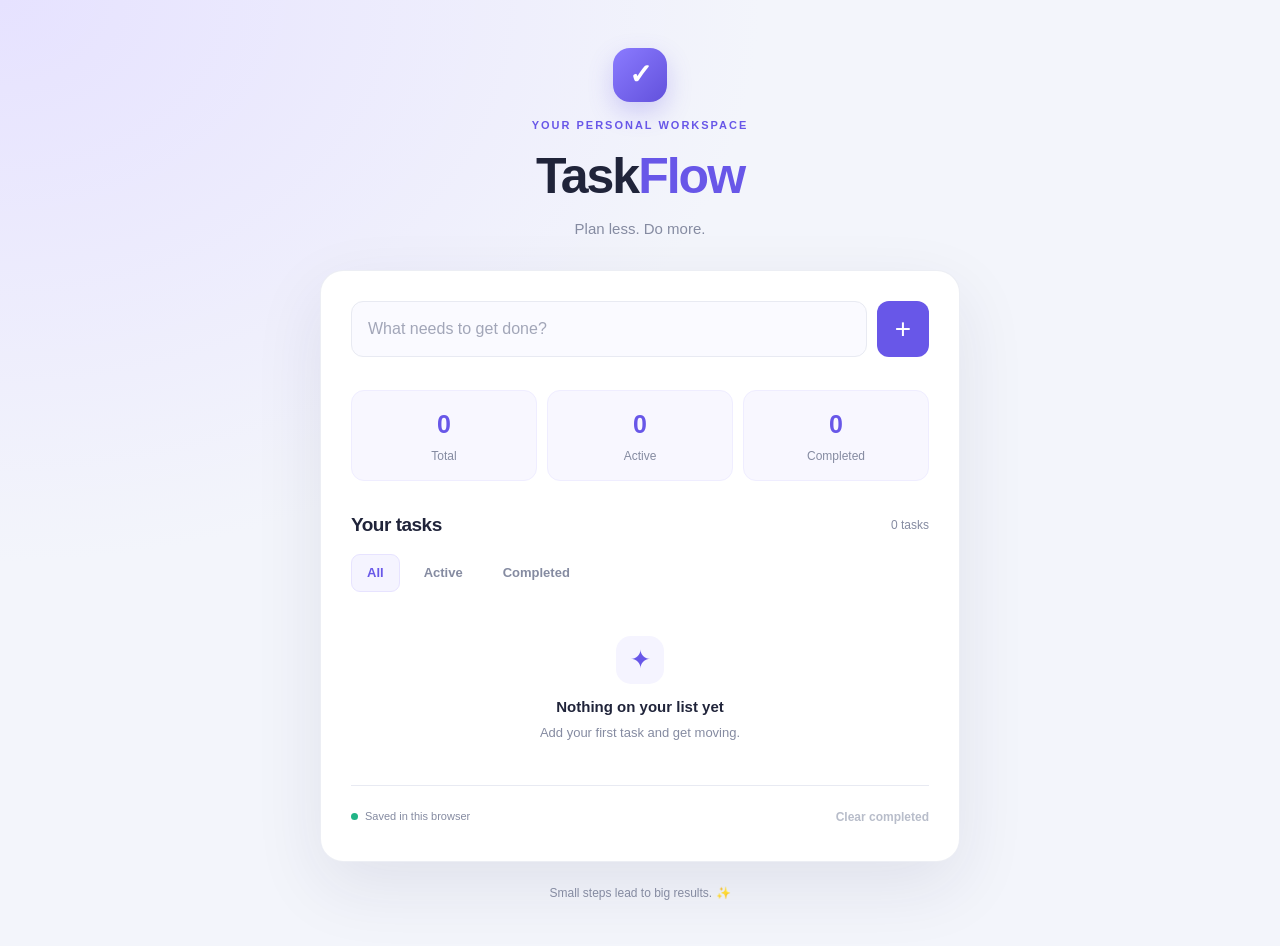
<file: project 3/index.html>
<!DOCTYPE html>
<html lang="en">
<head>
  <meta charset="UTF-8">
  <meta name="viewport" content="width=device-width, initial-scale=1.0">
  <meta name="description" content="A responsive task manager built with JavaScript and localStorage.">
  <title>TaskFlow | To-Do List</title>
  <link rel="stylesheet" href="./style.css">
  <script src="./script.js" defer></script>
</head>
<body>
  <main class="app">
    <header class="app-header">
      <div class="brand-icon" aria-hidden="true">✓</div>
      <p class="eyebrow">YOUR PERSONAL WORKSPACE</p>
      <h1>Task<span>Flow</span></h1>
      <p class="subtitle">Plan less. Do more.</p>
    </header>

    <section class="task-panel" aria-label="Task manager">
      <form id="task-form" class="task-form">
        <label class="sr-only" for="task-input">New task</label>
        <input
          id="task-input"
          name="task"
          type="text"
          placeholder="What needs to get done?"
          maxlength="200"
          autocomplete="off"
          required
        >
        <button class="add-button" type="submit" aria-label="Add task">+</button>
      </form>

      <p id="form-message" class="form-message" aria-live="polite"></p>

      <div class="stats">
        <div>
          <span id="total-count" class="stat-number">0</span>
          <span class="stat-label">Total</span>
        </div>
        <div>
          <span id="active-count" class="stat-number">0</span>
          <span class="stat-label">Active</span>
        </div>
        <div>
          <span id="completed-count" class="stat-number">0</span>
          <span class="stat-label">Completed</span>
        </div>
      </div>

      <div class="list-heading">
        <h2>Your tasks</h2>
        <span id="task-summary" class="task-summary">0 tasks</span>
      </div>

      <div class="filters" role="group" aria-label="Filter tasks">
        <button type="button" class="filter-button is-active"
          data-filter="all" aria-pressed="true">All</button>
        <button type="button" class="filter-button"
          data-filter="active" aria-pressed="false">Active</button>
        <button type="button" class="filter-button"
          data-filter="completed" aria-pressed="false">Completed</button>
      </div>

      <ul id="task-list" class="task-list" aria-label="Tasks"></ul>

      <div id="empty-state" class="empty-state">
        <div class="empty-icon" aria-hidden="true">✦</div>
        <h3 id="empty-title">Nothing on your list yet</h3>
        <p id="empty-description">Add your first task and get moving.</p>
      </div>

      <footer class="panel-footer">
        <span><span class="save-dot"></span> Saved in this browser</span>
        <button type="button" id="clear-completed" class="clear-button">
          Clear completed
        </button>
      </footer>

      <p id="storage-warning" class="storage-warning" hidden>
        Browser storage is unavailable. Your tasks may not persist after you close this page.
      </p>
    </section>

    <p class="page-note">Small steps lead to big results. ✨</p>
  </main>
</body>
</html>
</file>
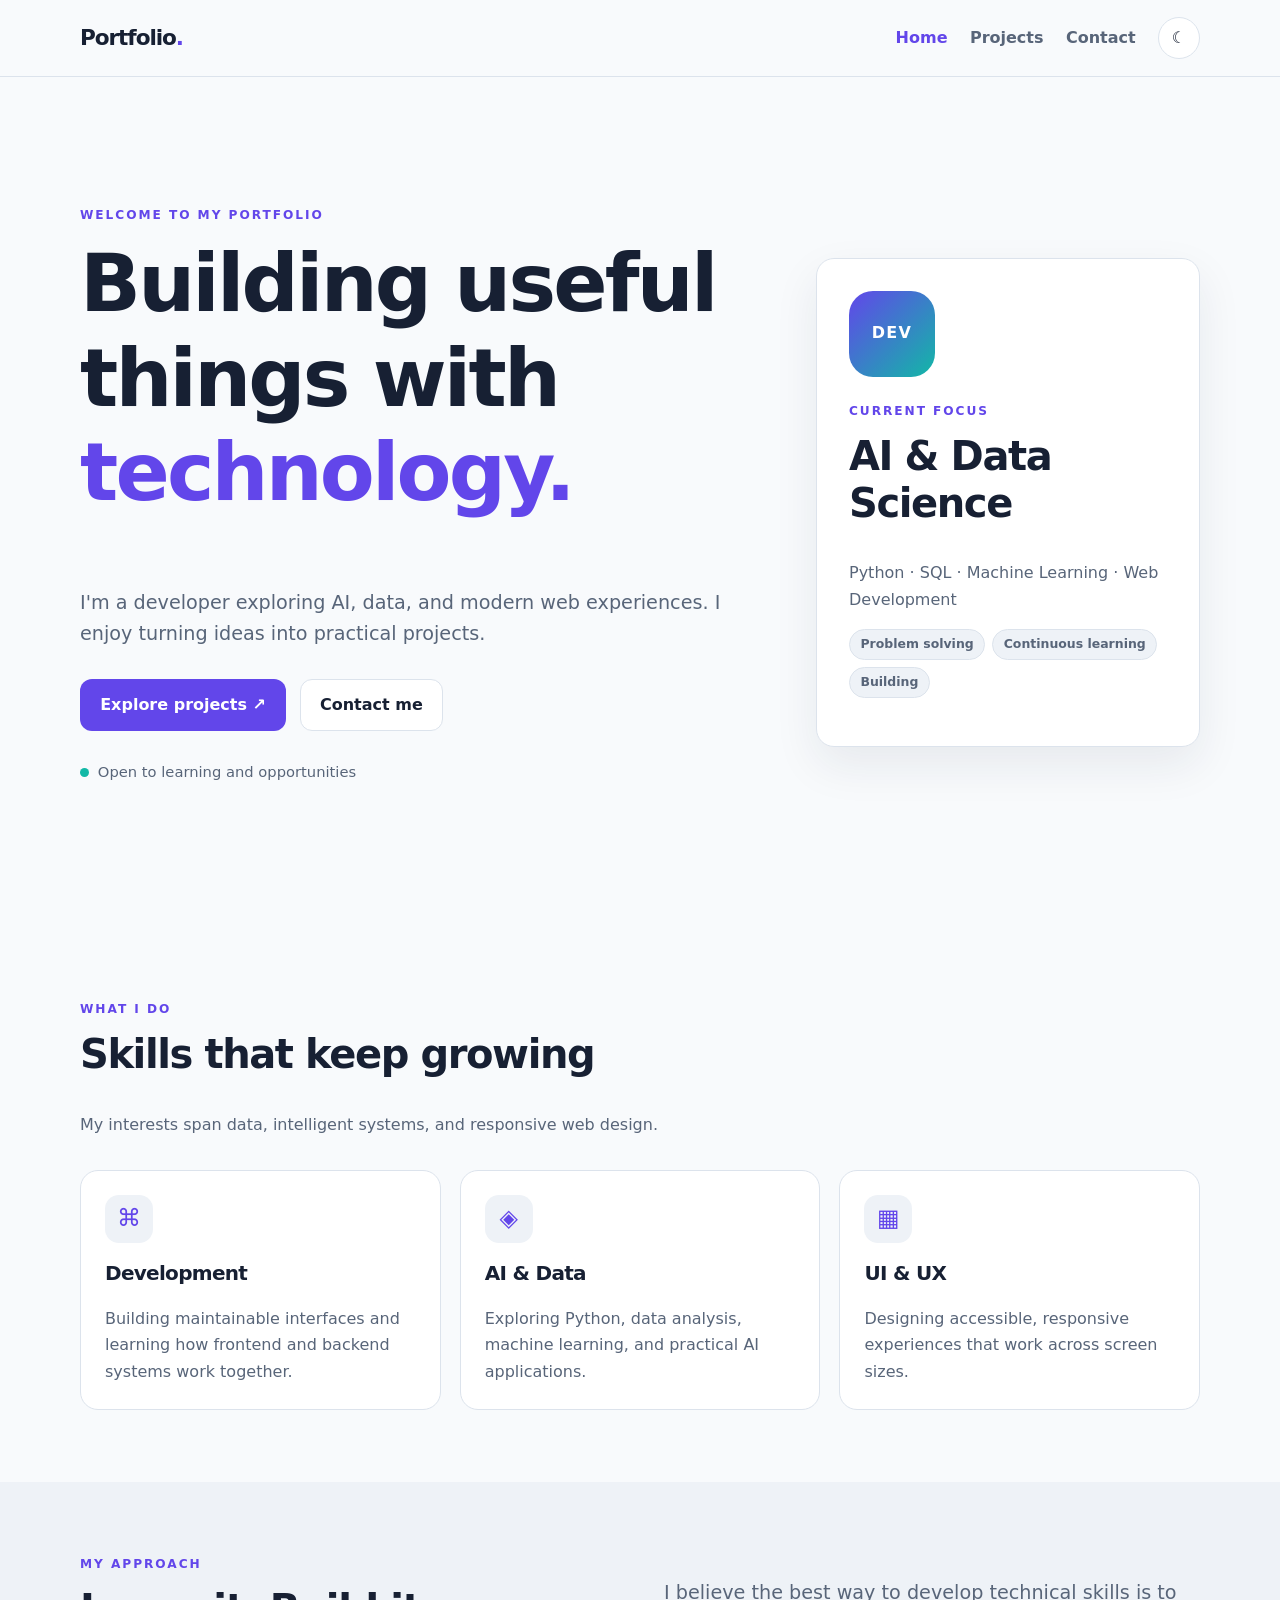
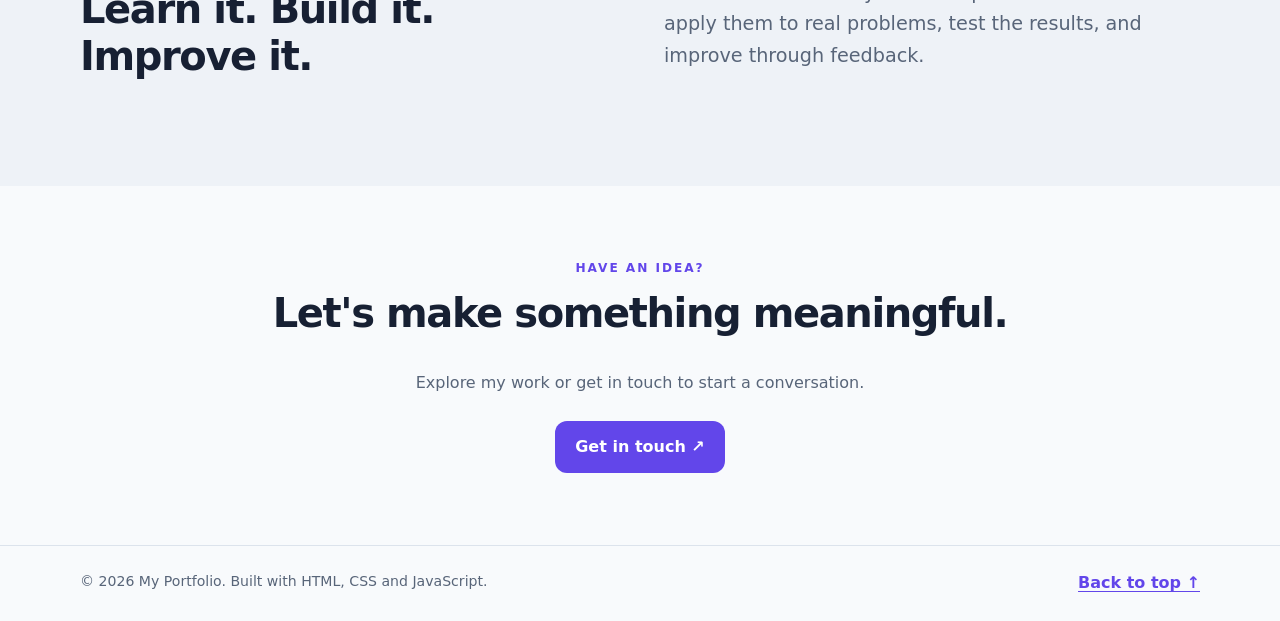
<file: project2/index.html>
<!DOCTYPE html>
<html lang="en">
<head>
  <meta charset="UTF-8">
  <meta name="viewport" content="width=device-width, initial-scale=1">
  <meta name="description" content="Explore my portfolio, technical skills, projects and experience in software development and AI.">
  <meta name="theme-color" content="#111827">
  <title>Home | My Portfolio</title>
  <link rel="stylesheet" href="style.css">
  <script src="script.js" defer></script>
</head>
<body>
  <a class="skip-link" href="#main">Skip to content</a>

  <header class="site-header">
    <nav class="nav container" aria-label="Main navigation">
      <a class="brand" href="index.html">Portfolio<span>.</span></a>
      <button class="nav-toggle" aria-label="Open navigation"
        aria-expanded="false" aria-controls="nav-links">☰</button>
      <div class="nav-links" id="nav-links">
        <a href="index.html" aria-current="page">Home</a>
        <a href="projects.html">Projects</a>
        <a href="contact.html">Contact</a>
        <button class="theme-toggle" type="button" aria-label="Switch theme">☾</button>
      </div>
    </nav>
  </header>

  <main id="main">
    <section class="hero container">
      <div class="hero-copy">
        <p class="eyebrow">WELCOME TO MY PORTFOLIO</p>
        <h1>Building useful things with <span>technology.</span></h1>
        <p class="lead">I'm a developer exploring AI, data, and modern web experiences. I enjoy turning ideas into practical projects.</p>
        <div class="hero-actions">
          <a class="button button-primary" href="project.html">Explore projects ↗</a>
          <a class="button button-secondary" href="contact.html">Contact me</a>
        </div>
        <p class="availability"><span class="status-dot"></span> Open to learning and opportunities</p>
      </div>
      <div class="hero-card">
        <div class="avatar" aria-hidden="true">DEV</div>
        <p class="eyebrow">CURRENT FOCUS</p>
        <h2>AI &amp; Data Science</h2>
        <p>Python · SQL · Machine Learning · Web Development</p>
        <div class="skill-chips">
          <span>Problem solving</span><span>Continuous learning</span><span>Building</span>
        </div>
      </div>
    </section>

    <section class="section container">
      <div class="section-heading">
        <p class="eyebrow">WHAT I DO</p>
        <h2>Skills that keep growing</h2>
        <p>My interests span data, intelligent systems, and responsive web design.</p>
      </div>
      <div class="card-grid three">
        <article class="card">
          <div class="card-icon" aria-hidden="true">⌘</div>
          <h3>Development</h3>
          <p>Building maintainable interfaces and learning how frontend and backend systems work together.</p>
        </article>
        <article class="card">
          <div class="card-icon" aria-hidden="true">◈</div>
          <h3>AI &amp; Data</h3>
          <p>Exploring Python, data analysis, machine learning, and practical AI applications.</p>
        </article>
        <article class="card">
          <div class="card-icon" aria-hidden="true">▦</div>
          <h3>UI &amp; UX</h3>
          <p>Designing accessible, responsive experiences that work across screen sizes.</p>
        </article>
      </div>
    </section>

    <section class="section section-muted">
      <div class="container split">
        <div>
          <p class="eyebrow">MY APPROACH</p>
          <h2>Learn it. Build it. Improve it.</h2>
        </div>
        <p class="lead">I believe the best way to develop technical skills is to apply them to real problems, test the results, and improve through feedback.</p>
      </div>
    </section>

    <section class="section container cta">
      <p class="eyebrow">HAVE AN IDEA?</p>
      <h2>Let's make something meaningful.</h2>
      <p>Explore my work or get in touch to start a conversation.</p>
      <a class="button button-primary" href="contact.html">Get in touch ↗</a>
    </section>
  </main>

  <footer class="site-footer">
    <div class="container footer-inner">
      <p>© <span data-year></span> My Portfolio. Built with HTML, CSS and JavaScript.</p>
      <a href="#main">Back to top ↑</a>
    </div>
  </footer>
</body>
</html>
</file>
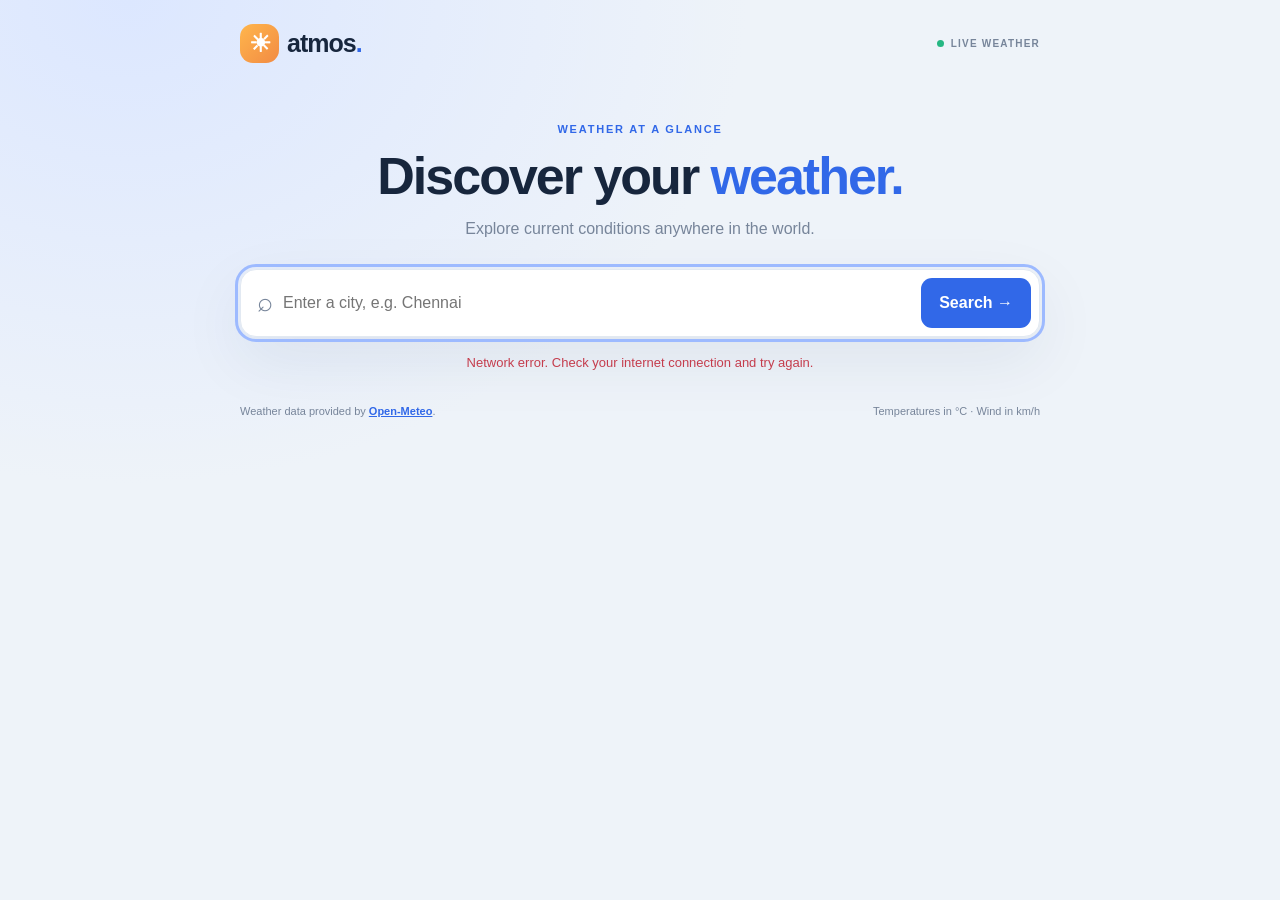
<file: project4/index.html>
<!DOCTYPE html>
<html lang="en">
<head>
  <meta charset="UTF-8">
  <meta name="viewport" content="width=device-width, initial-scale=1">
  <meta name="description" content="Search live weather conditions for cities around the world.">
  <title>Atmos — Weather Dashboard</title>
  <link rel="stylesheet" href="./style.css">
  <script src="./script.js" defer></script>
</head>
<body>
  <main class="dashboard">
    <header class="topbar">
      <a class="brand" href="./index.html" aria-label="Atmos home">
        <span class="brand-icon" aria-hidden="true">☀</span>
        atmos<span class="brand-dot">.</span>
      </a>
      <span class="live-label"><span class="live-dot"></span> LIVE WEATHER</span>
    </header>

    <section class="intro">
      <p class="eyebrow">WEATHER AT A GLANCE</p>
      <h1>Discover your <span>weather.</span></h1>
      <p class="intro-text">Explore current conditions anywhere in the world.</p>
    </section>

    <form id="search-form" class="search-form" role="search">
      <label class="sr-only" for="city-input">Search city</label>
      <span class="search-icon" aria-hidden="true">⌕</span>
      <input
        id="city-input"
        type="search"
        name="city"
        placeholder="Enter a city, e.g. Chennai"
        autocomplete="off"
        maxlength="100"
        required
      >
      <button id="search-button" type="submit">Search <span aria-hidden="true">→</span></button>
    </form>

    <p id="status-message" class="status-message" role="status" aria-live="polite">
      Search for a city to see its current weather.
    </p>

    <section id="weather-panel" class="weather-panel" aria-label="Current weather" hidden>
      <div class="weather-heading">
        <div>
          <p class="eyebrow">CURRENT CONDITIONS</p>
          <h2 id="location-name">City</h2>
          <p id="local-time" class="muted"></p>
        </div>
        <span id="weather-icon" class="weather-icon" aria-hidden="true">☀️</span>
      </div>

      <div class="temperature-row">
        <p id="temperature" class="temperature">--°</p>
        <div class="condition-copy">
          <p id="weather-description" class="condition">Loading...</p>
          <p id="feels-like" class="muted">Feels like --°C</p>
        </div>
      </div>

      <div class="metrics-grid">
        <article class="metric-card">
          <span class="metric-icon" aria-hidden="true">💧</span>
          <p class="metric-label">Humidity</p>
          <p class="metric-value"><span id="humidity">--</span><small>%</small></p>
          <p class="metric-note">Relative humidity</p>
        </article>

        <article class="metric-card">
          <span class="metric-icon" aria-hidden="true">🌬️</span>
          <p class="metric-label">Wind speed</p>
          <p class="metric-value"><span id="wind-speed">--</span><small> km/h</small></p>
          <p class="metric-note">At current conditions</p>
        </article>

        <article class="metric-card">
          <span class="metric-icon" aria-hidden="true">🌧️</span>
          <p class="metric-label">Precipitation</p>
          <p class="metric-value"><span id="precipitation">--</span><small> mm</small></p>
          <p class="metric-note">Current reported amount</p>
        </article>

        <article class="metric-card">
          <span class="metric-icon" aria-hidden="true">🌡️</span>
          <p class="metric-label">Feels like</p>
          <p class="metric-value"><span id="feels-metric">--</span><small>°C</small></p>
          <p class="metric-note">Apparent temperature</p>
        </article>
      </div>

      <p id="updated-at" class="updated-at"></p>
    </section>

    <footer class="footer">
      <p>Weather data provided by
        <a href="https://open-meteo.com/" target="_blank" rel="noopener noreferrer">Open-Meteo</a>.
      </p>
      <p>Temperatures in °C · Wind in km/h</p>
    </footer>
  </main>
</body>
</html>
</file>
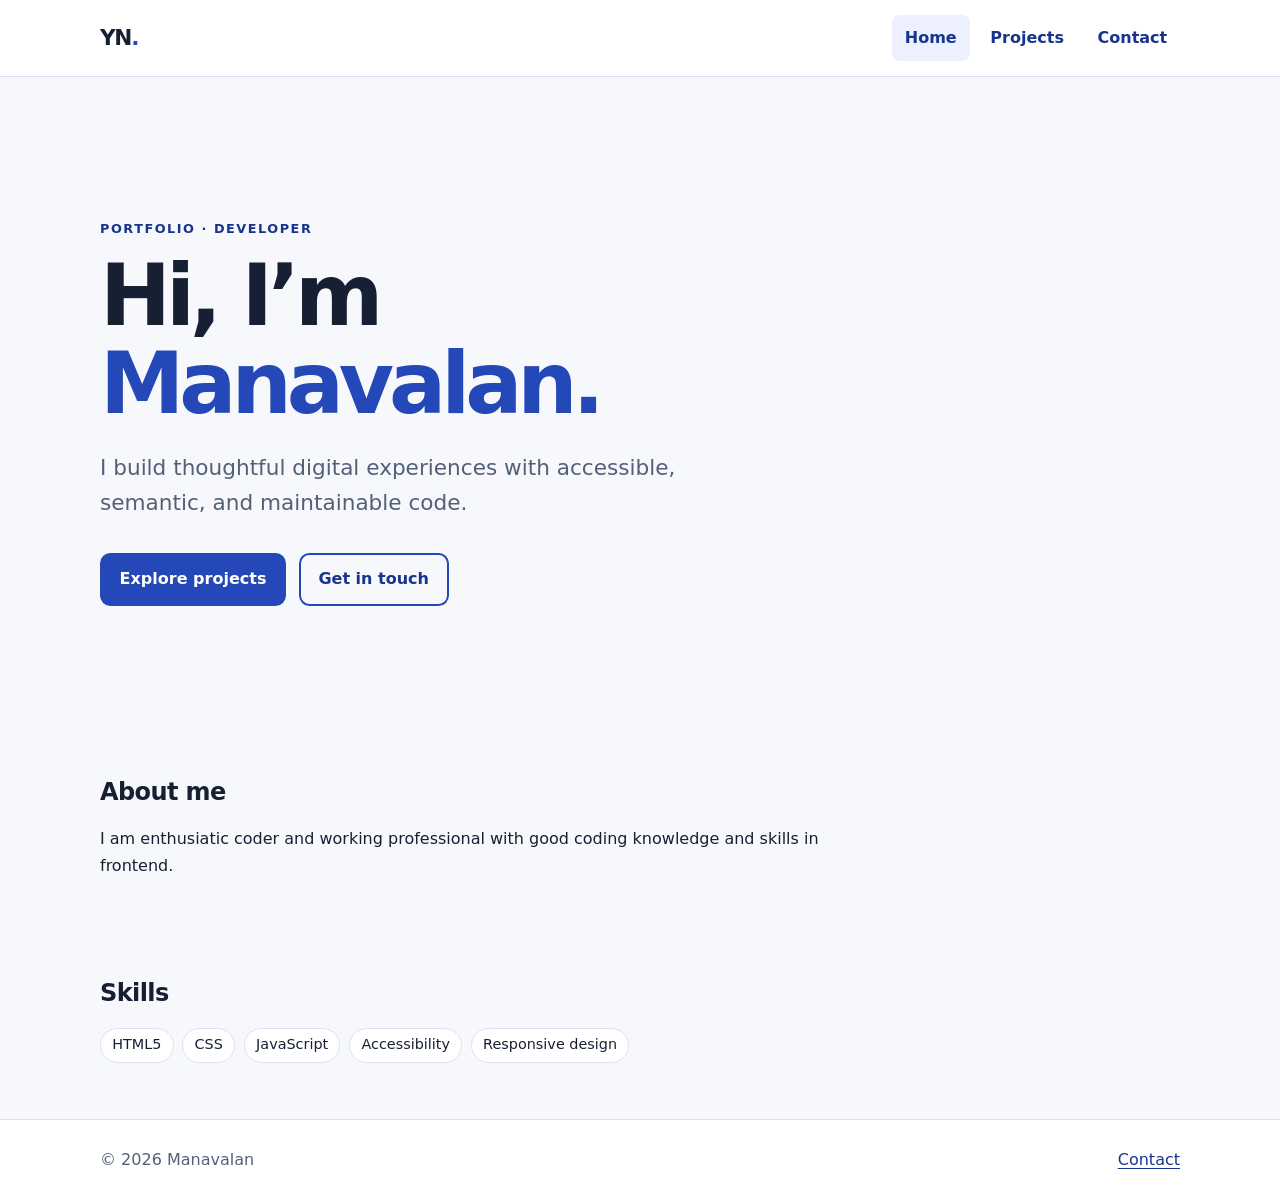
<file: semantic-portfolio/index.html>
<!doctype html>
<html lang="en">
<head>
  <meta charset="utf-8">
  <meta name="viewport" content="width=device-width, initial-scale=1">
  <meta name="description" content="Portfolio of Your Name, a developer building accessible, useful digital experiences.">
  <meta name="author" content="Manavalan">
  <meta name="theme-color" content="#172554">
  <meta property="og:type" content="website">
  <meta property="og:title" content="Your Name — Portfolio">
  <meta property="og:description" content="Projects, skills, and ways to get in touch with Your Name.">
  <title>Your Name — Portfolio</title>
  <link rel="canonical" href="https://example.com/">
  <link rel="stylesheet" href="assets/styles.css">
  <script src="assets/main.js" defer></script>
</head>
<body>
  <a class="skip-link" href="#main">Skip to main content</a>
  <header class="site-header">
    <div class="container header-inner">
      <a class="brand" href="index.html" aria-label="Your Name, home">YN<span aria-hidden="true">.</span></a>
      <nav aria-label="Main navigation">
        <ul class="nav-list">
          <li><a aria-current="page" href="index.html">Home</a></li>
          <li><a href="projects.html">Projects</a></li>
          <li><a href="contact.html">Contact</a></li>
        </ul>
      </nav>
    </div>
  </header>
  <main id="main" class="container">
    <section class="hero" aria-labelledby="hero-title">
      <p class="eyebrow">PORTFOLIO · DEVELOPER</p>
      <h1 id="hero-title">Hi, I’m <span>Manavalan.</span></h1>
      <p class="intro">I build thoughtful digital experiences with accessible, semantic, and maintainable code.</p>
      <div class="actions">
        <a class="button" href="projects.html">Explore projects</a>
        <a class="button button-secondary" href="contact.html">Get in touch</a>
      </div>
    </section>
    <section class="section" aria-labelledby="about-title">
      <h2 id="about-title">About me</h2>
      <p>I am enthusiatic coder and working professional with good coding knowledge and skills in frontend.</p>
    </section>
    <section class="section" aria-labelledby="skills-title">
      <h2 id="skills-title">Skills</h2>
      <ul class="tag-list" aria-label="Technical skills">
        <li>HTML5</li><li>CSS</li><li>JavaScript</li><li>Accessibility</li><li>Responsive design</li>
      </ul>
    </section>
  </main>
  <footer class="site-footer">
    <div class="container footer-inner">
      <p>© <span data-year>2026</span> Manavalan</p>
      <a href="contact.html">Contact</a>
    </div>
  </footer>
</body>
</html>
</file>
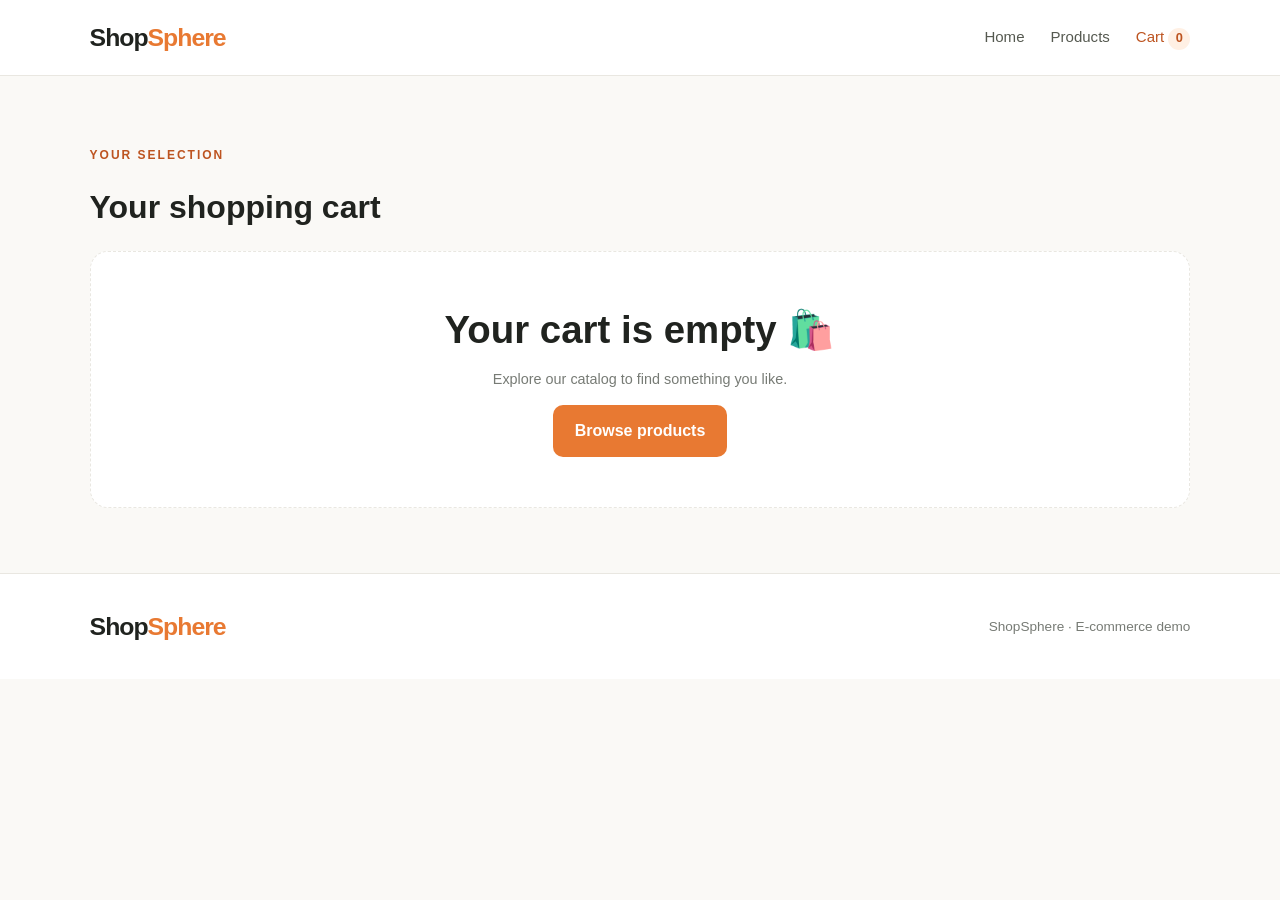
<file: project 5/cart.html>
<!DOCTYPE html>
<html lang="en">
<head>
  <meta charset="UTF-8">
  <meta name="viewport" content="width=device-width, initial-scale=1.0">
  <meta name="description" content="Review your ShopSphere shopping cart.">
  <title>Your Cart | ShopSphere</title>
  <link rel="stylesheet" href="style.css">
  <script src="app.js" defer></script>
</head>
<body data-page="cart">
  <header class="navbar">
    <a class="logo" href="index.html">Shop<span>Sphere</span></a>
    <nav>
      <a href="index.html">Home</a>
      <a href="index.html#products">Products</a>
      <a class="active" href="cart.html">Cart <span class="cart-count">0</span></a>
    </nav>
  </header>

  <main class="section cart-section">
    <span class="eyebrow">YOUR SELECTION</span>
    <h1>Your shopping cart</h1>
    <div id="cart-content">
      <p class="muted">Loading cart...</p>
    </div>
  </main>

  <footer>
    <a class="logo" href="index.html">Shop<span>Sphere</span></a>
    <p>ShopSphere · E-commerce demo</p>
  </footer>
</body>
</html>
</file>
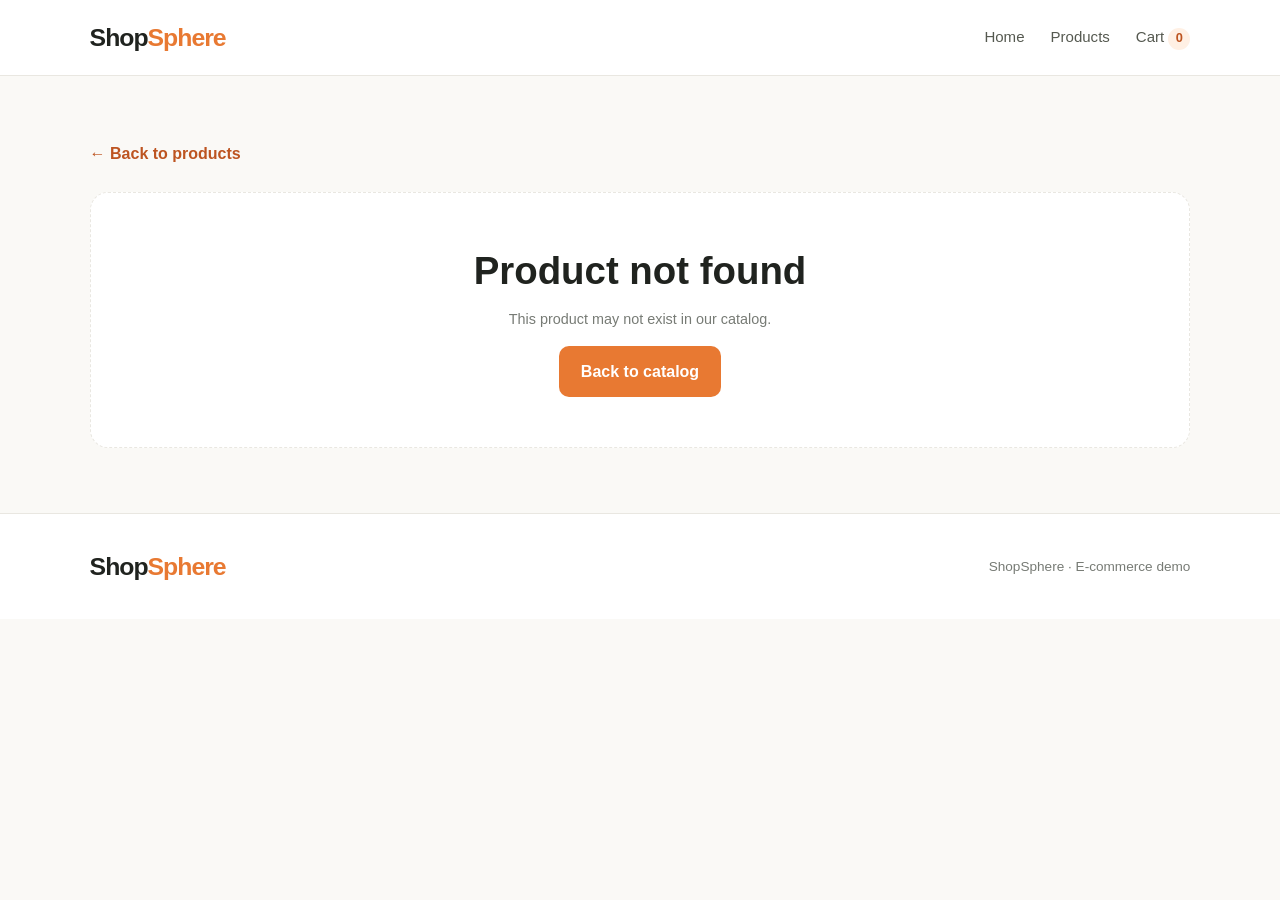
<file: project 5/product.html>
<!DOCTYPE html>
<html lang="en">
<head>
  <meta charset="UTF-8">
  <meta name="viewport" content="width=device-width, initial-scale=1.0">
  <meta name="description" content="View product details at ShopSphere.">
  <title>Product Details | ShopSphere</title>
  <link rel="stylesheet" href="style.css">
  <script src="app.js" defer></script>
</head>
<body data-page="product">
  <header class="navbar">
    <a class="logo" href="index.html">Shop<span>Sphere</span></a>
    <nav>
      <a href="index.html">Home</a>
      <a href="index.html#products">Products</a>
      <a href="cart.html">Cart <span class="cart-count">0</span></a>
    </nav>
  </header>

  <main class="section">
    <a class="back-link" href="index.html#products">← Back to products</a>
    <div id="product-detail">
      <p class="muted">Loading product...</p>
    </div>
  </main>

  <footer>
    <a class="logo" href="index.html">Shop<span>Sphere</span></a>
    <p>ShopSphere · E-commerce demo</p>
  </footer>
</body>
</html>
</file>
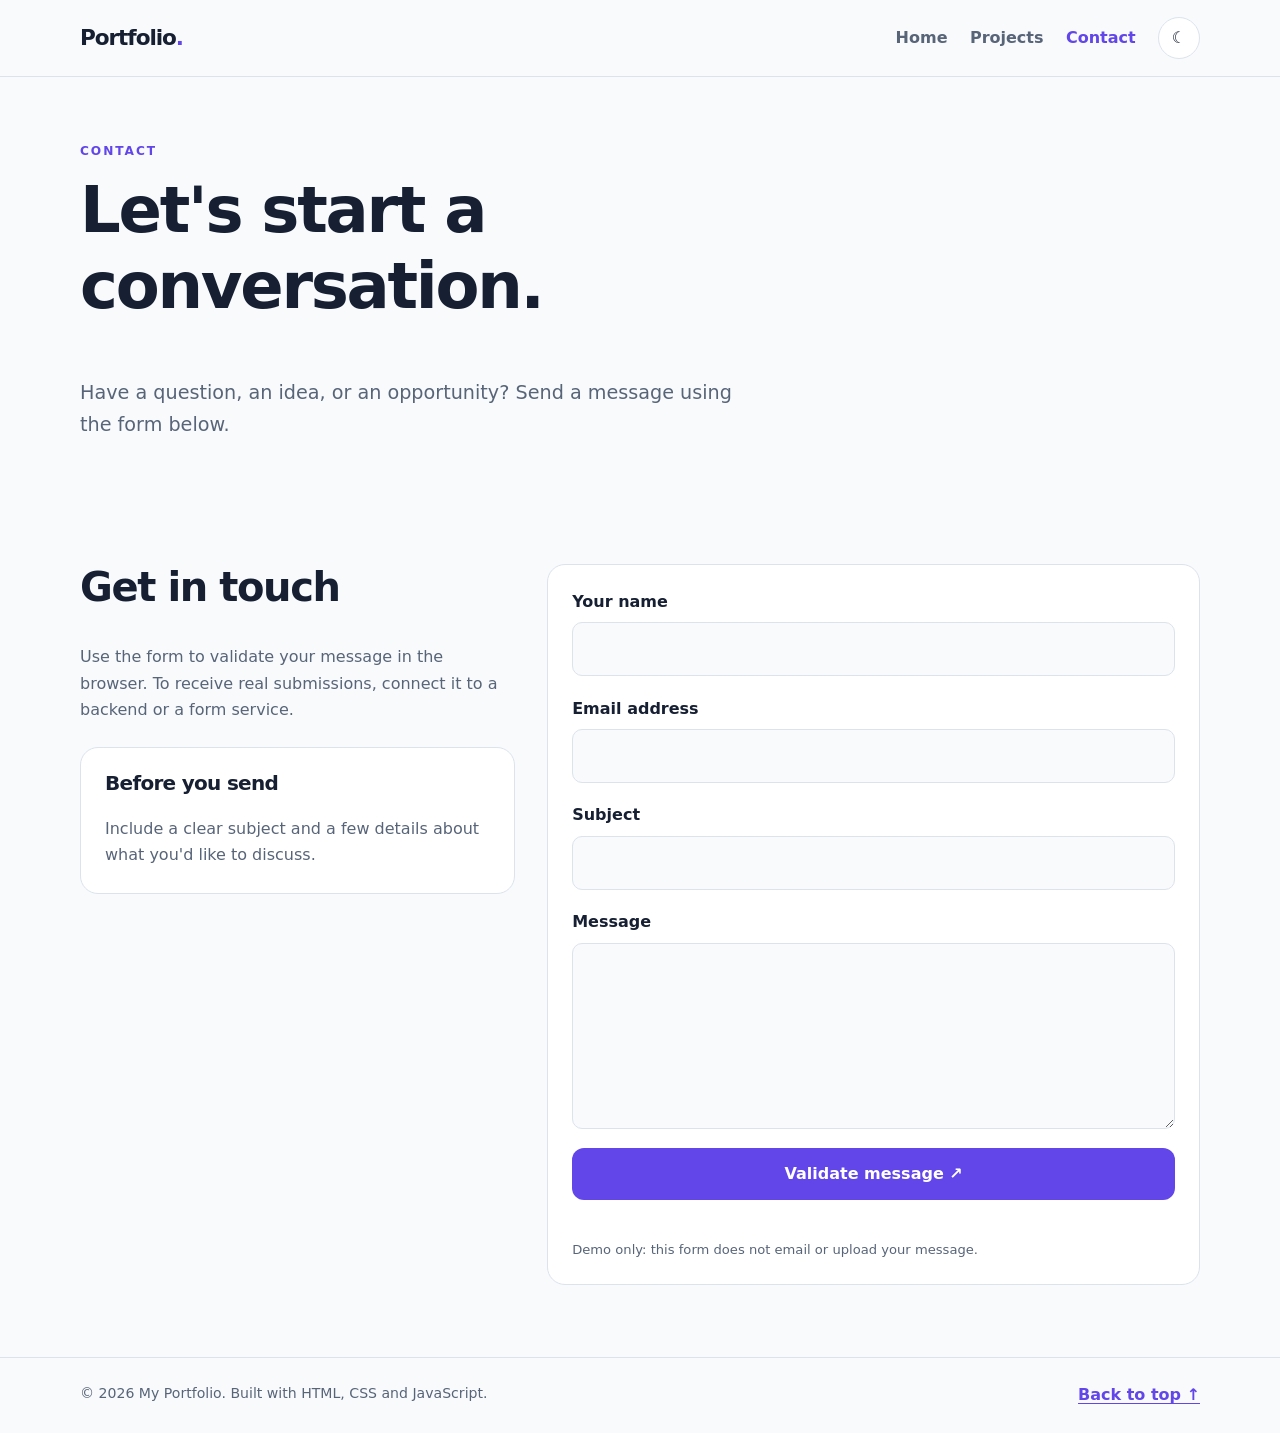
<file: project2/contact.html>
<!DOCTYPE html>
<html lang="en">
<head>
  <meta charset="UTF-8">
  <meta name="viewport" content="width=device-width, initial-scale=1">
  <meta name="description" content="Contact me to discuss projects, collaboration and opportunities.">
  <title>Contact | My Portfolio</title>
  <link rel="stylesheet" href="style.css">
  <script src="script.js" defer></script>
</head>
<body>
  <a class="skip-link" href="#main">Skip to content</a>

  <header class="site-header">
    <nav class="nav container" aria-label="Main navigation">
      <a class="brand" href="index.html">Portfolio<span>.</span></a>
      <button class="nav-toggle" aria-label="Open navigation"
        aria-expanded="false" aria-controls="nav-links">☰</button>
      <div class="nav-links" id="nav-links">
        <a href="index.html">Home</a>
        <a href="project.html">Projects</a>
        <a href="contact.html" aria-current="page">Contact</a>
        <button class="theme-toggle" type="button" aria-label="Switch theme">☾</button>
      </div>
    </nav>
  </header>

  <main id="main">
    <section class="page-hero container">
      <p class="eyebrow">CONTACT</p>
      <h1>Let's start a conversation.</h1>
      <p class="lead">Have a question, an idea, or an opportunity? Send a message using the form below.</p>
    </section>

    <section class="section container contact-layout">
      <div>
        <h2>Get in touch</h2>
        <p class="muted">Use the form to validate your message in the browser. To receive real submissions, connect it to a backend or a form service.</p>
        <div class="card contact-note">
          <h3>Before you send</h3>
          <p>Include a clear subject and a few details about what you'd like to discuss.</p>
        </div>
      </div>

      <form class="contact-form card" id="contact-form">
        <div class="field">
          <label for="name">Your name</label>
          <input id="name" name="name" autocomplete="name" required minlength="2" maxlength="80">
        </div>
        <div class="field">
          <label for="email">Email address</label>
          <input id="email" name="email" type="email" autocomplete="email" required maxlength="254">
        </div>
        <div class="field">
          <label for="subject">Subject</label>
          <input id="subject" name="subject" required minlength="3" maxlength="120">
        </div>
        <div class="field">
          <label for="message">Message</label>
          <textarea id="message" name="message" rows="6" required minlength="10" maxlength="3000"></textarea>
        </div>
        <button class="button button-primary" type="submit">Validate message ↗</button>
        <p class="form-status" id="form-status" aria-live="polite" role="status"></p>
        <p class="small muted">Demo only: this form does not email or upload your message.</p>
      </form>
    </section>
  </main>

  <footer class="site-footer">
    <div class="container footer-inner">
      <p>© <span data-year></span> My Portfolio. Built with HTML, CSS and JavaScript.</p>
      <a href="#main">Back to top ↑</a>
    </div>
  </footer>
</body>
</html>
</file>
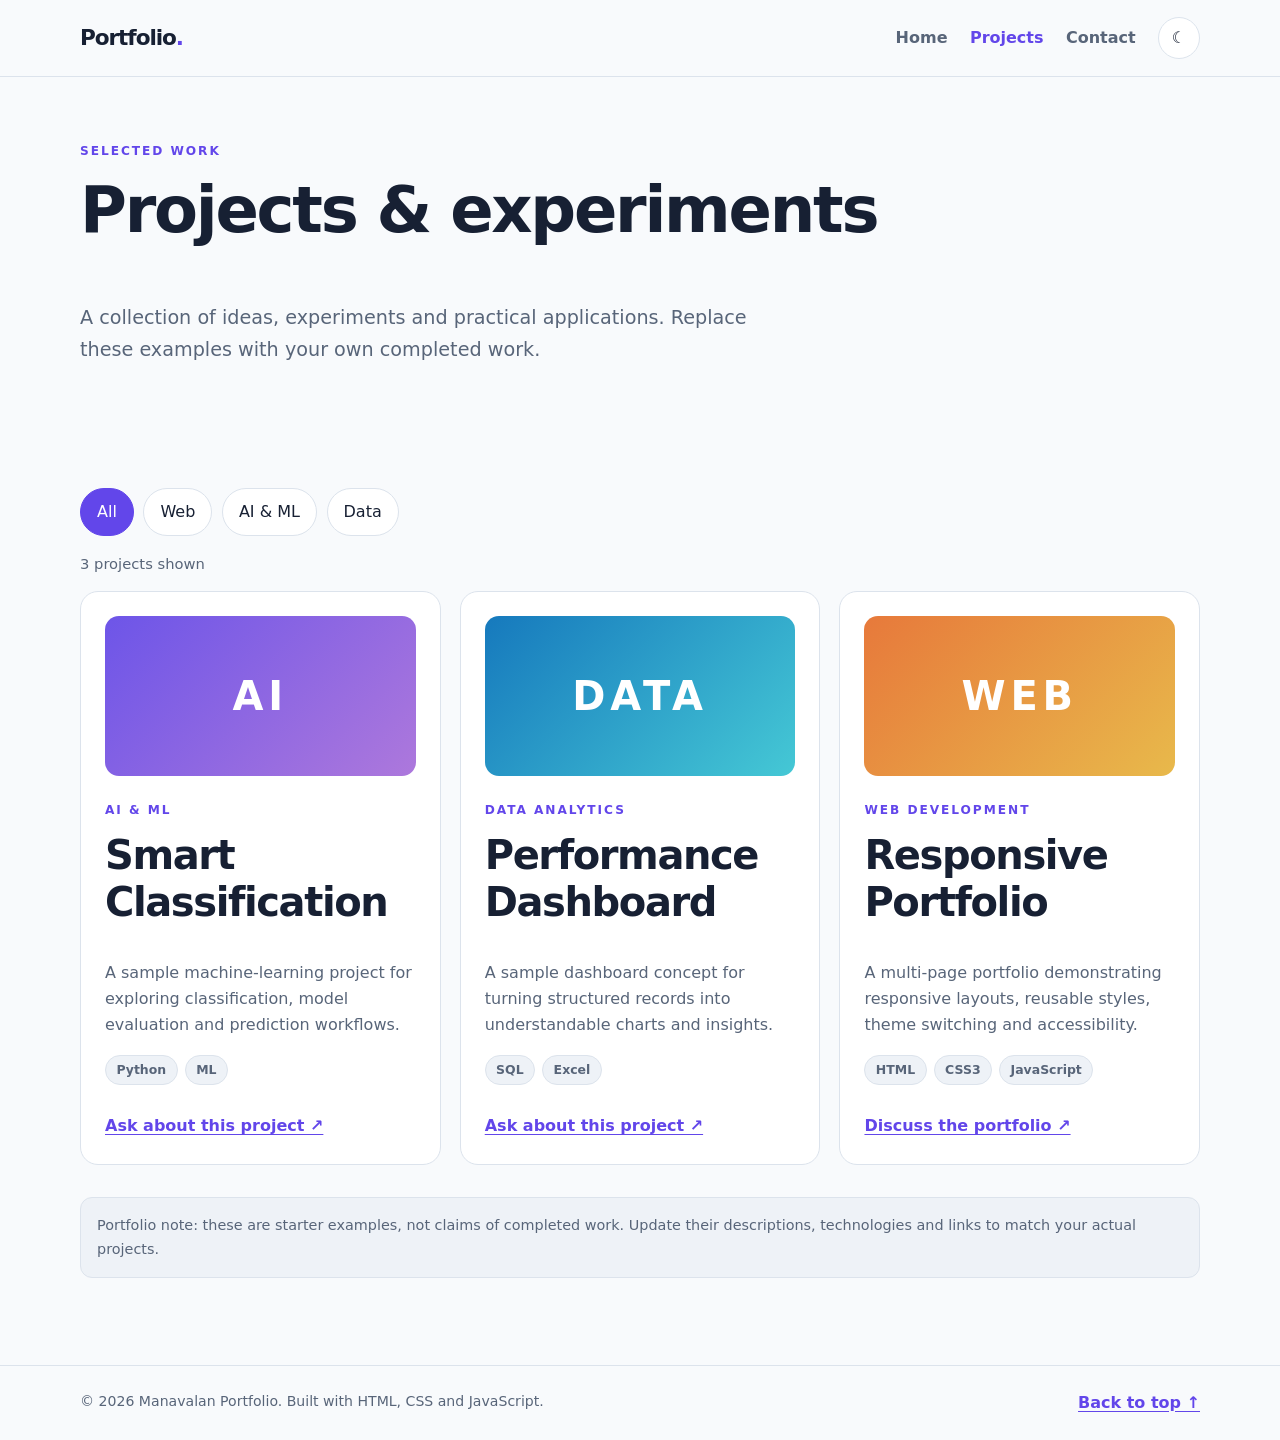
<file: project2/project.html>
<!DOCTYPE html>
<html lang="en">
<head>
  <meta charset="UTF-8">
  <meta name="viewport" content="width=device-width, initial-scale=1">
  <meta name="description" content="Browse development, AI and data science projects in my portfolio.">
  <title>Projects | My Portfolio</title>
  <link rel="stylesheet" href="style.css">
  <script src="script.js" defer></script>
</head>
<body>
  <a class="skip-link" href="#main">Skip to content</a>

  <header class="site-header">
    <nav class="nav container" aria-label="Main navigation">
      <a class="brand" href="index.html">Portfolio<span>.</span></a>
      <button class="nav-toggle" aria-label="Open navigation"
        aria-expanded="false" aria-controls="nav-links">☰</button>
      <div class="nav-links" id="nav-links">
        <a href="index.html">Home</a>
        <a href="project.html" aria-current="page">Projects</a>
        <a href="contact.html">Contact</a>
        <button class="theme-toggle" type="button" aria-label="Switch theme">☾</button>
      </div>
    </nav>
  </header>

  <main id="main">
    <section class="page-hero container">
      <p class="eyebrow">SELECTED WORK</p>
      <h1>Projects &amp; experiments</h1>
      <p class="lead">A collection of ideas, experiments and practical applications. Replace these examples with your own completed work.</p>
    </section>

    <section class="section container">
      <div class="filters" role="group" aria-label="Filter projects">
        <button class="filter-button is-active" type="button" data-filter="all" aria-pressed="true">All</button>
        <button class="filter-button" type="button" data-filter="web" aria-pressed="false">Web</button>
        <button class="filter-button" type="button" data-filter="ai" aria-pressed="false">AI &amp; ML</button>
        <button class="filter-button" type="button" data-filter="data" aria-pressed="false">Data</button>
      </div>

      <p class="filter-status" aria-live="polite"></p>

      <div class="card-grid three project-grid">
        <article class="card project-card" data-category="ai">
          <div class="project-visual visual-purple" aria-hidden="true">AI</div>
          <p class="eyebrow">AI &amp; ML</p>
          <h2>Smart Classification</h2>
          <p>A sample machine-learning project for exploring classification, model evaluation and prediction workflows.</p>
          <div class="skill-chips"><span>Python</span><span>ML</span></div>
          <a class="text-link" href="contact.html">Ask about this project ↗</a>
        </article>

        <article class="card project-card" data-category="data">
          <div class="project-visual visual-blue" aria-hidden="true">DATA</div>
          <p class="eyebrow">DATA ANALYTICS</p>
          <h2>Performance Dashboard</h2>
          <p>A sample dashboard concept for turning structured records into understandable charts and insights.</p>
          <div class="skill-chips"><span>SQL</span><span>Excel</span></div>
          <a class="text-link" href="contact.html">Ask about this project ↗</a>
        </article>

        <article class="card project-card" data-category="web">
          <div class="project-visual visual-orange" aria-hidden="true">WEB</div>
          <p class="eyebrow">WEB DEVELOPMENT</p>
          <h2>Responsive Portfolio</h2>
          <p>A multi-page portfolio demonstrating responsive layouts, reusable styles, theme switching and accessibility.</p>
          <div class="skill-chips"><span>HTML</span><span>CSS3</span><span>JavaScript</span></div>
          <a class="text-link" href="contact.html">Discuss the portfolio ↗</a>
        </article>
      </div>

      <p class="notice">Portfolio note: these are starter examples, not claims of completed work. Update their descriptions, technologies and links to match your actual projects.</p>
    </section>
  </main>

  <footer class="site-footer">
    <div class="container footer-inner">
      <p>© <span data-year></span> Manavalan Portfolio. Built with HTML, CSS and JavaScript.</p>
      <a href="#main">Back to top ↑</a>
    </div>
  </footer>
</body>
</html>
</file>
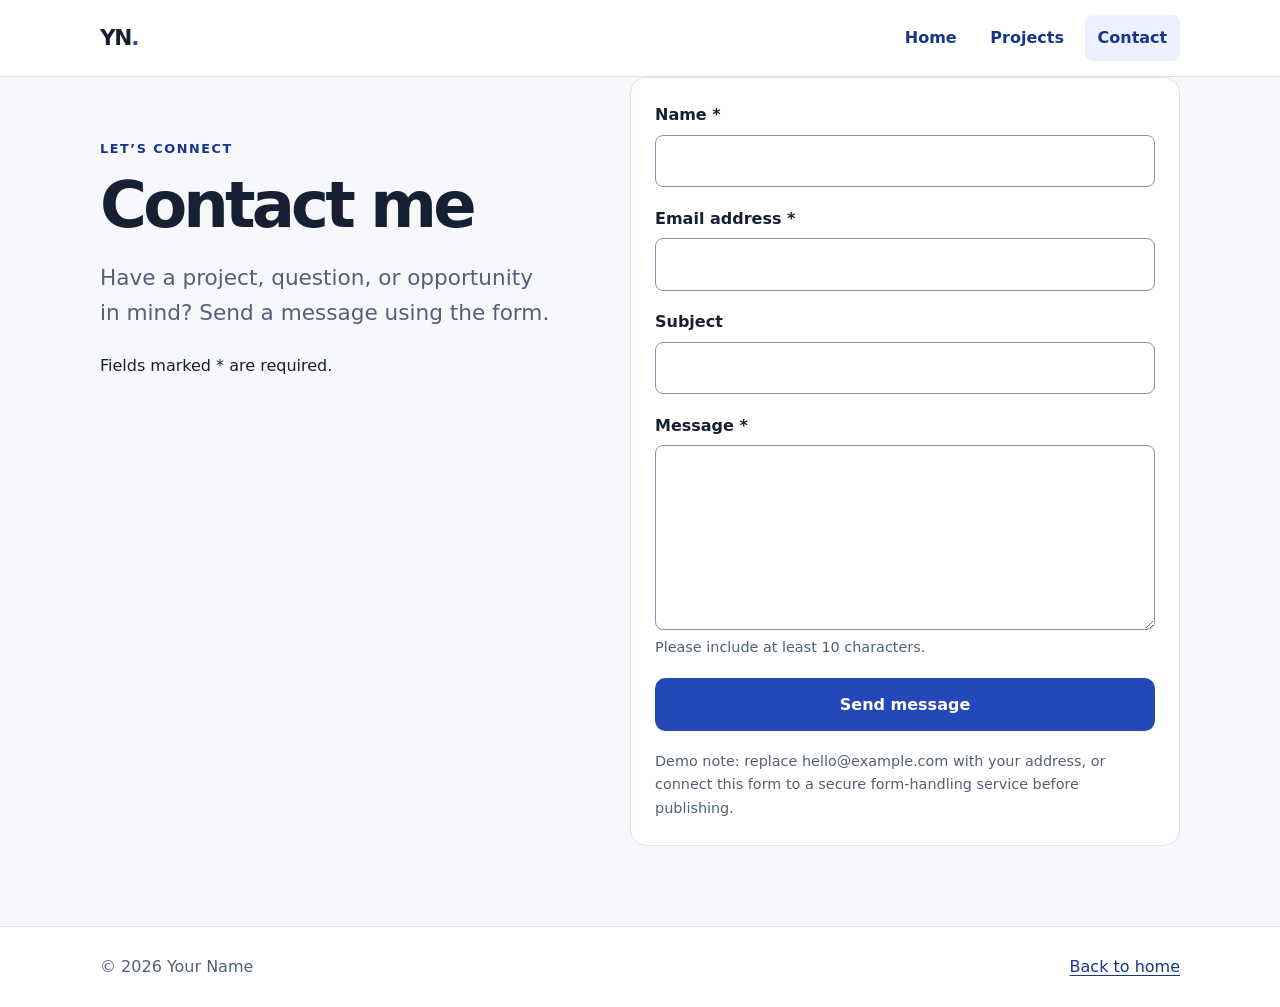
<file: semantic-portfolio/contact.html>
<!doctype html>
<html lang="en">
<head>
  <meta charset="utf-8">
  <meta name="viewport" content="width=device-width, initial-scale=1">
  <meta name="description" content="Contact Your Name about projects, collaboration, or opportunities.">
  <meta name="author" content="Your Name">
  <meta name="theme-color" content="#172554">
  <meta property="og:type" content="website">
  <meta property="og:title" content="Contact — Your Name">
  <meta property="og:description" content="Get in touch with Your Name about projects and collaboration.">
  <title>Contact — Your Name</title>
  <link rel="canonical" href="https://example.com/contact.html">
  <link rel="stylesheet" href="assets/styles.css">
  <script src="assets/main.js" defer></script>
</head>
<body>
  <a class="skip-link" href="#main">Skip to main content</a>
  <header class="site-header">
    <div class="container header-inner">
      <a class="brand" href="index.html" aria-label="Your Name, home">YN<span aria-hidden="true">.</span></a>
      <nav aria-label="Main navigation">
        <ul class="nav-list">
          <li><a href="index.html">Home</a></li>
          <li><a href="projects.html">Projects</a></li>
          <li><a aria-current="page" href="contact.html">Contact</a></li>
        </ul>
      </nav>
    </div>
  </header>
  <main id="main" class="container contact-layout">
    <section class="page-heading" aria-labelledby="contact-title">
      <p class="eyebrow">LET’S CONNECT</p>
      <h1 id="contact-title">Contact me</h1>
      <p class="intro">Have a project, question, or opportunity in mind? Send a message using the form.</p>
      <p>Fields marked <span aria-hidden="true">*</span><span class="visually-hidden">with an asterisk</span> are required.</p>
    </section>
    <form class="contact-form" action="mailto:hello@example.com" method="post" enctype="text/plain">
      <div class="form-field">
        <label for="name">Name <span aria-hidden="true">*</span></label>
        <input id="name" name="name" autocomplete="name" required minlength="2">
      </div>
      <div class="form-field">
        <label for="email">Email address <span aria-hidden="true">*</span></label>
        <input id="email" name="email" type="email" autocomplete="email" required>
      </div>
      <div class="form-field">
        <label for="subject">Subject</label>
        <input id="subject" name="subject" autocomplete="off">
      </div>
      <div class="form-field">
        <label for="message">Message <span aria-hidden="true">*</span></label>
        <textarea id="message" name="message" rows="6" required minlength="10" aria-describedby="message-help"></textarea>
        <p id="message-help" class="field-help">Please include at least 10 characters.</p>
      </div>
      <button class="button" type="submit">Send message</button>
      <p class="form-note">Demo note: replace hello@example.com with your address, or connect this form to a secure form-handling service before publishing.</p>
    </form>
  </main>
  <footer class="site-footer">
    <div class="container footer-inner"><p>© <span data-year>2026</span> Your Name</p><a href="index.html">Back to home</a></div>
  </footer>
</body>
</html>
</file>
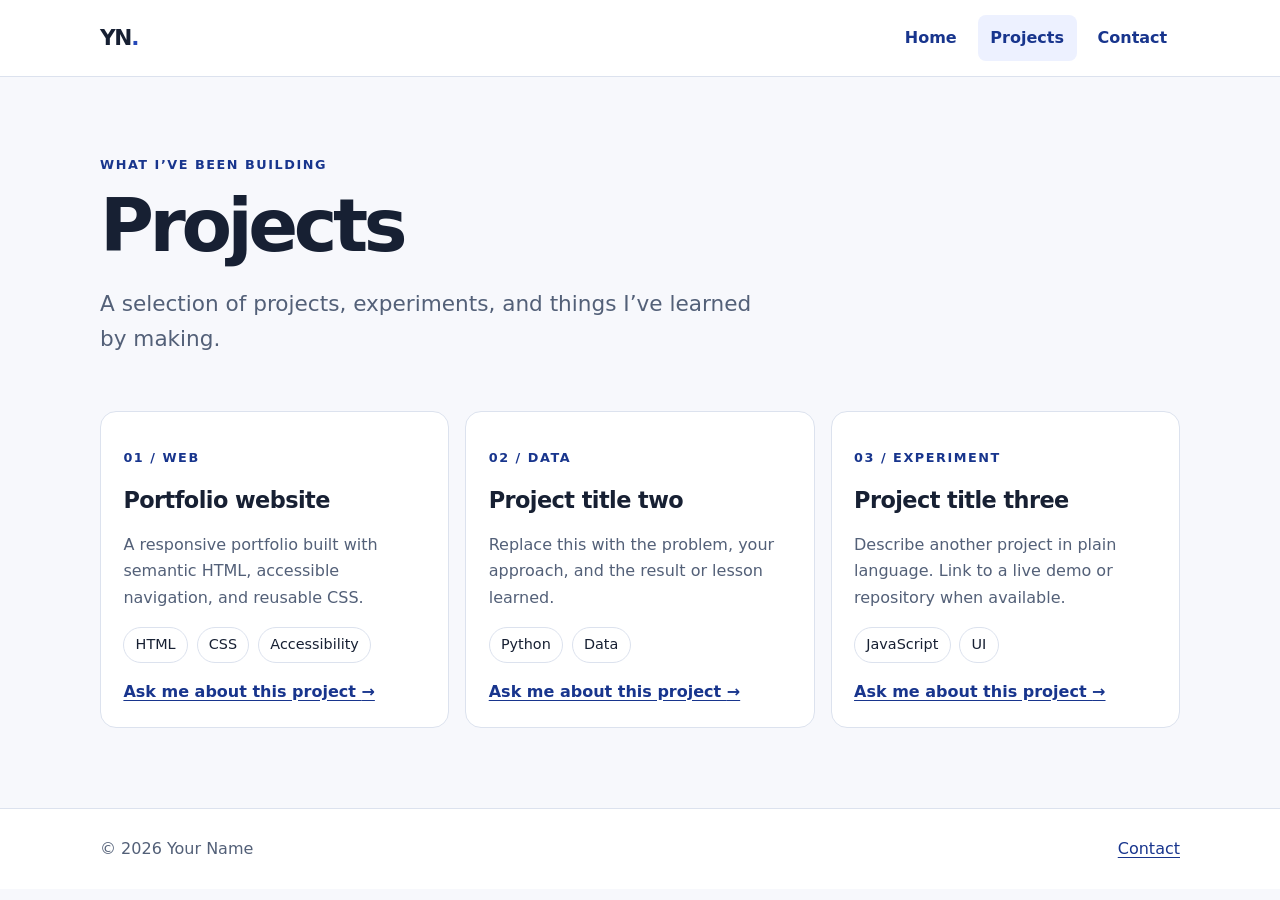
<file: semantic-portfolio/projects.html>
<!doctype html>
<html lang="en">
<head>
  <meta charset="utf-8">
  <meta name="viewport" content="width=device-width, initial-scale=1">
  <meta name="description" content="Selected web development and software projects by Your Name.">
  <meta name="author" content="Your Name">
  <meta name="theme-color" content="#172554">
  <meta property="og:type" content="website">
  <meta property="og:title" content="Projects — Your Name">
  <meta property="og:description" content="Selected projects, tools, and experiments by Your Name.">
  <title>Projects — Your Name</title>
  <link rel="canonical" href="https://example.com/projects.html">
  <link rel="stylesheet" href="assets/styles.css">
  <script src="assets/main.js" defer></script>
</head>
<body>
  <a class="skip-link" href="#main">Skip to main content</a>
  <header class="site-header">
    <div class="container header-inner">
      <a class="brand" href="index.html" aria-label="Your Name, home">YN<span aria-hidden="true">.</span></a>
      <nav aria-label="Main navigation">
        <ul class="nav-list">
          <li><a href="index.html">Home</a></li>
          <li><a aria-current="page" href="projects.html">Projects</a></li>
          <li><a href="contact.html">Contact</a></li>
        </ul>
      </nav>
    </div>
  </header>
  <main id="main" class="container">
    <header class="page-heading">
      <p class="eyebrow">WHAT I’VE BEEN BUILDING</p>
      <h1>Projects</h1>
      <p class="intro">A selection of projects, experiments, and things I’ve learned by making.</p>
    </header>
    <section class="project-grid" aria-label="Project list">
      <article class="project-card">
        <p class="project-number" aria-hidden="true">01 / WEB</p>
        <h2>Portfolio website</h2>
        <p>A responsive portfolio built with semantic HTML, accessible navigation, and reusable CSS.</p>
        <ul class="tag-list"><li>HTML</li><li>CSS</li><li>Accessibility</li></ul>
        <a class="text-link" href="contact.html">Ask me about this project <span aria-hidden="true">→</span></a>
      </article>
      <article class="project-card">
        <p class="project-number" aria-hidden="true">02 / DATA</p>
        <h2>Project title two</h2>
        <p>Replace this with the problem, your approach, and the result or lesson learned.</p>
        <ul class="tag-list"><li>Python</li><li>Data</li></ul>
        <a class="text-link" href="contact.html">Ask me about this project <span aria-hidden="true">→</span></a>
      </article>
      <article class="project-card">
        <p class="project-number" aria-hidden="true">03 / EXPERIMENT</p>
        <h2>Project title three</h2>
        <p>Describe another project in plain language. Link to a live demo or repository when available.</p>
        <ul class="tag-list"><li>JavaScript</li><li>UI</li></ul>
        <a class="text-link" href="contact.html">Ask me about this project <span aria-hidden="true">→</span></a>
      </article>
    </section>
  </main>
  <footer class="site-footer">
    <div class="container footer-inner"><p>© <span data-year>2026</span> Your Name</p><a href="contact.html">Contact</a></div>
  </footer>
</body>
</html>
</file>
<file: project 3/style.css>
/* ===== Base styles ===== */
:root {
  --bg: #f3f5fb;
  --surface: #ffffff;
  --text: #20243a;
  --muted: #858ba1;
  --primary: #6857e8;
  --primary-hover: #5140d0;
  --border: #e8eaf2;
  --soft: #f5f4ff;
  --green: #20b486;
  --danger: #e25563;
  --shadow: 0 24px 70px rgb(37 35 80 / 9%);
}

* {
  box-sizing: border-box;
}

body {
  margin: 0;
  min-height: 100vh;
  padding: 32px 16px;
  color: var(--text);
  background:
    radial-gradient(ellipse at top left, #e6e2ff 0, transparent 42%),
    var(--bg);
  font-family: Inter, "Segoe UI", Arial, sans-serif;
  line-height: 1.5;
}

button,
input {
  font: inherit;
}

button {
  cursor: pointer;
}

button:focus-visible,
input:focus-visible {
  outline: 3px solid #a9a0ff;
  outline-offset: 3px;
}

[hidden] {
  display: none !important;
}

.sr-only {
  position: absolute;
  width: 1px;
  height: 1px;
  overflow: hidden;
  clip: rect(0, 0, 0, 0);
  white-space: nowrap;
}

/* ===== Main layout ===== */
.app {
  width: min(100%, 640px);
  margin: 0 auto;
}

.app-header {
  padding: 16px 0 30px;
  text-align: center;
}

.brand-icon {
  display: grid;
  place-items: center;
  width: 54px;
  height: 54px;
  margin: 0 auto 15px;
  border-radius: 17px;
  color: white;
  background: linear-gradient(135deg, #8b7bff, #6251dc);
  box-shadow: 0 10px 25px rgb(104 87 232 / 25%);
  font-size: 28px;
  font-weight: 800;
}

.eyebrow {
  margin-bottom: 5px;
  color: var(--primary);
  font-size: 11px;
  font-weight: 800;
  letter-spacing: 2px;
}

h1 {
  margin: 0;
  font-size: clamp(38px, 9vw, 50px);
  font-weight: 850;
  letter-spacing: -2px;
}

h1 span {
  color: var(--primary);
}

.subtitle {
  margin: 4px 0 0;
  color: var(--muted);
  font-size: 15px;
}

/* ===== Task panel ===== */
.task-panel {
  padding: clamp(18px, 5vw, 30px);
  background: var(--surface);
  border: 1px solid rgb(232 234 242 / 80%);
  border-radius: 23px;
  box-shadow: var(--shadow);
}

.task-form {
  display: flex;
  gap: 10px;
}

.task-form input {
  flex: 1;
  min-width: 0;
  padding: 15px 16px;
  color: var(--text);
  background: #fafaff;
  border: 1px solid var(--border);
  border-radius: 12px;
}

.task-form input::placeholder {
  color: #a2a6b8;
}

.add-button {
  flex: 0 0 52px;
  border: 0;
  border-radius: 12px;
  color: white;
  background: var(--primary);
  font-size: 28px;
  transition: background 180ms ease, transform 180ms ease;
}

.add-button:hover {
  background: var(--primary-hover);
  transform: translateY(-1px);
}

.form-message {
  min-height: 8px;
  margin: 5px 0 0;
  color: var(--danger);
  font-size: 12px;
}

.form-message:not(:empty) {
  min-height: 20px;
}

/* ===== Statistics ===== */
.stats {
  display: grid;
  grid-template-columns: repeat(3, minmax(0, 1fr));
  gap: 10px;
  margin: 20px 0 30px;
}

.stats > div {
  display: flex;
  flex-direction: column;
  gap: 3px;
  padding: 15px 8px;
  text-align: center;
  background: #f8f7ff;
  border: 1px solid #efedff;
  border-radius: 13px;
}

.stat-number {
  color: var(--primary);
  font-size: 25px;
  font-weight: 800;
}

.stat-label {
  color: var(--muted);
  font-size: 12px;
}

/* ===== Filters and list ===== */
.list-heading {
  display: flex;
  align-items: center;
  justify-content: space-between;
  gap: 12px;
  margin-bottom: 15px;
}

.list-heading h2 {
  margin: 0;
  font-size: 19px;
  letter-spacing: -0.5px;
}

.task-summary {
  color: var(--muted);
  font-size: 12px;
}

.filters {
  display: flex;
  flex-wrap: wrap;
  gap: 8px;
  margin-bottom: 16px;
}

.filter-button {
  padding: 8px 15px;
  color: var(--muted);
  background: transparent;
  border: 1px solid transparent;
  border-radius: 9px;
  font-size: 13px;
  font-weight: 700;
  transition: background 180ms ease, color 180ms ease;
}

.filter-button:hover {
  background: var(--soft);
}

.filter-button.is-active {
  color: var(--primary);
  background: var(--soft);
  border-color: #e7e3ff;
}

.task-list {
  display: grid;
  gap: 10px;
  margin: 0;
  padding: 0;
  list-style: none;
}

.task-item {
  display: flex;
  align-items: center;
  gap: 12px;
  min-width: 0;
  padding: 13px;
  border: 1px solid var(--border);
  border-radius: 12px;
  animation: task-in 180ms ease both;
}

.task-checkbox {
  flex: 0 0 19px;
  width: 19px;
  height: 19px;
  margin: 0;
  accent-color: var(--primary);
  cursor: pointer;
}

.task-content {
  flex: 1;
  min-width: 0;
}

.task-title {
  display: block;
  overflow-wrap: anywhere;
  font-size: 14px;
  font-weight: 650;
}

.task-item.is-completed .task-title {
  color: #a0a5b5;
  text-decoration: line-through;
}

.task-meta {
  display: block;
  margin-top: 3px;
  color: var(--muted);
  font-size: 11px;
}

.task-actions {
  display: flex;
  flex-shrink: 0;
  gap: 4px;
}

.icon-button {
  display: grid;
  place-items: center;
  width: 34px;
  height: 34px;
  padding: 0;
  color: var(--muted);
  background: transparent;
  border: 1px solid transparent;
  border-radius: 9px;
  font-size: 16px;
}

.icon-button:hover {
  color: var(--primary);
  background: var(--soft);
}

.icon-button.delete:hover {
  color: var(--danger);
  background: #fff0f1;
}

/* ===== Empty state and footer ===== */
.empty-state {
  padding: 28px 12px;
  text-align: center;
}

.empty-icon {
  display: grid;
  place-items: center;
  width: 48px;
  height: 48px;
  margin: 0 auto 12px;
  color: var(--primary);
  background: var(--soft);
  border-radius: 15px;
  font-size: 25px;
}

.empty-state h3 {
  margin: 0 0 5px;
  font-size: 15px;
}

.empty-state p {
  margin: 0;
  color: var(--muted);
  font-size: 13px;
}

.panel-footer {
  display: flex;
  flex-wrap: wrap;
  align-items: center;
  justify-content: space-between;
  gap: 12px;
  padding-top: 17px;
  margin-top: 14px;
  border-top: 1px solid var(--border);
}

.panel-footer > span {
  display: flex;
  align-items: center;
  gap: 7px;
  color: var(--muted);
  font-size: 11px;
}

.save-dot {
  width: 7px;
  height: 7px;
  background: var(--green);
  border-radius: 50%;
}

.clear-button {
  padding: 5px 0;
  color: var(--danger);
  background: transparent;
  border: 0;
  font-size: 12px;
  font-weight: 700;
}

.clear-button:disabled {
  color: #b8bdca;
  cursor: not-allowed;
}

.storage-warning {
  margin: 15px 0 0;
  color: var(--danger);
  font-size: 12px;
}

.page-note {
  margin-top: 22px;
  color: var(--muted);
  text-align: center;
  font-size: 12px;
}

/* ===== Responsive layout ===== */
@keyframes task-in {
  from {
    opacity: 0;
    transform: translateY(5px);
  }
  to {
    opacity: 1;
    transform: translateY(0);
  }
}

@media (max-width: 420px) {
  body {
    padding: 18px 10px;
  }

  .task-panel {
    padding: 16px 12px;
    border-radius: 18px;
  }

  .task-item {
    gap: 8px;
    padding: 10px 8px;
  }

  .task-actions {
    gap: 0;
  }

  .icon-button {
    width: 30px;
    height: 34px;
  }

  .filter-button {
    padding: 8px 12px;
  }
}

@media (prefers-reduced-motion: reduce) {
  *,
  *::before,
  *::after {
    animation-duration: 0.01ms !important;
    animation-iteration-count: 1 !important;
    transition-duration: 0.01ms !important;
  }
}
</file>
<file: project2/style.css>
/* ---------- Theme tokens ---------- */
:root {
  color-scheme: light;
  --bg: #f8fafc;
  --surface: #ffffff;
  --surface-muted: #eef2f7;
  --text: #172033;
  --muted: #586579;
  --border: #dce3ec;
  --primary: #6246ea;
  --primary-hover: #4b32cb;
  --accent: #12b8a6;
  --shadow: 0 18px 45px rgb(25 35 60 / 8%);
  --radius: 18px;
  --container: 1120px;
  --transition: 180ms ease;
}

html[data-theme="dark"] {
  color-scheme: dark;
  --bg: #0d1220;
  --surface: #151d2e;
  --surface-muted: #1d273b;
  --text: #eef2ff;
  --muted: #b1bdd1;
  --border: #303b50;
  --primary: #a99aff;
  --primary-hover: #c0b5ff;
  --accent: #52decb;
  --shadow: 0 18px 45px rgb(0 0 0 / 20%);
}

/* ---------- Reset and base ---------- */
* {
  box-sizing: border-box;
}

html {
  scroll-behavior: smooth;
  scroll-padding-top: 6rem;
}

body {
  margin: 0;
  background: var(--bg);
  color: var(--text);
  font-family: Inter, ui-sans-serif, system-ui, -apple-system,
    BlinkMacSystemFont, "Segoe UI", sans-serif;
  line-height: 1.65;
}

img, svg {
  max-width: 100%;
}

a {
  color: inherit;
  text-underline-offset: 0.2em;
}

button, input, textarea {
  font: inherit;
}

button, a {
  -webkit-tap-highlight-color: transparent;
}

button:focus-visible, a:focus-visible, input:focus-visible,
textarea:focus-visible {
  outline: 3px solid var(--accent);
  outline-offset: 3px;
}

h1, h2, h3, p {
  margin-top: 0;
}

h1, h2, h3 {
  line-height: 1.18;
  letter-spacing: -0.035em;
}

h1 {
  font-size: clamp(2.5rem, 8vw, 5rem);
  max-width: 850px;
}

h2 {
  font-size: clamp(1.7rem, 4vw, 2.5rem);
}

h3 {
  font-size: 1.25rem;
}

p {
  color: var(--muted);
}

.container {
  width: min(var(--container), calc(100% - 2rem));
  margin-inline: auto;
}

.section {
  padding-block: 4.5rem;
}

.section-muted {
  background: var(--surface-muted);
}

.skip-link {
  position: absolute;
  top: -100px;
  left: 1rem;
  z-index: 1000;
  padding: 0.75rem 1rem;
  background: var(--surface);
  border: 1px solid var(--border);
  border-radius: 10px;
}

.skip-link:focus {
  top: 1rem;
}

/* ---------- Header and navigation ---------- */
.site-header {
  position: sticky;
  top: 0;
  z-index: 100;
  background: color-mix(in srgb, var(--bg) 90%, transparent);
  border-bottom: 1px solid var(--border);
  backdrop-filter: blur(14px);
}

.nav {
  min-height: 76px;
  display: flex;
  align-items: center;
  justify-content: space-between;
  gap: 1rem;
}

.brand {
  font-size: 1.35rem;
  font-weight: 850;
  text-decoration: none;
  letter-spacing: -0.05em;
}

.brand span {
  color: var(--primary);
}

.nav-links {
  display: flex;
  align-items: center;
  gap: 1.4rem;
}

.nav-links > a {
  color: var(--muted);
  text-decoration: none;
  font-weight: 650;
  transition: color var(--transition);
}

.nav-links > a:hover,
.nav-links > a[aria-current="page"] {
  color: var(--primary);
}

.nav-toggle {
  display: none;
  border: 1px solid var(--border);
  background: var(--surface);
  color: var(--text);
  border-radius: 10px;
  padding: 0.5rem 0.75rem;
  cursor: pointer;
}

.theme-toggle {
  width: 42px;
  height: 42px;
  border: 1px solid var(--border);
  border-radius: 50%;
  background: var(--surface);
  color: var(--text);
  cursor: pointer;
}

/* ---------- Hero ---------- */
.hero {
  display: grid;
  grid-template-columns: minmax(0, 1.4fr) minmax(260px, 0.8fr);
  align-items: center;
  gap: 3rem;
  padding-block: clamp(4rem, 10vw, 8rem);
}

.hero-copy h1 span {
  color: var(--primary);
}

.lead {
  max-width: 680px;
  font-size: clamp(1.05rem, 2vw, 1.2rem);
}

.eyebrow {
  color: var(--primary);
  font-size: 0.76rem;
  font-weight: 850;
  letter-spacing: 0.16em;
}

.hero-actions {
  display: flex;
  flex-wrap: wrap;
  gap: 0.85rem;
  margin-block: 1.8rem;
}

.button {
  display: inline-flex;
  align-items: center;
  justify-content: center;
  min-height: 48px;
  padding: 0.75rem 1.2rem;
  border: 1px solid transparent;
  border-radius: 12px;
  font-weight: 750;
  text-decoration: none;
  cursor: pointer;
  transition: transform var(--transition),
    background var(--transition), border-color var(--transition);
}

.button:hover {
  transform: translateY(-2px);
}

.button-primary {
  color: #fff;
  background: #6246ea;
}

html[data-theme="dark"] .button-primary {
  color: #15102d;
  background: var(--primary);
}

.button-primary:hover {
  background: var(--primary-hover);
}

.button-secondary {
  background: var(--surface);
  border-color: var(--border);
}

.availability {
  display: flex;
  align-items: center;
  gap: 0.55rem;
  font-size: 0.92rem;
}

.status-dot {
  width: 9px;
  height: 9px;
  background: var(--accent);
  border-radius: 50%;
}

.hero-card, .card {
  padding: 1.5rem;
  background: var(--surface);
  border: 1px solid var(--border);
  border-radius: var(--radius);
  box-shadow: var(--shadow);
}

.hero-card {
  padding: 2rem;
  animation: rise-in 650ms ease both;
}

.avatar {
  display: grid;
  place-items: center;
  width: 86px;
  height: 86px;
  margin-bottom: 1.5rem;
  color: #fff;
  background: linear-gradient(135deg, #6246ea, #12b8a6);
  border-radius: 24px;
  font-weight: 900;
  letter-spacing: 0.08em;
}

/* ---------- Sections and cards ---------- */
.section-heading {
  max-width: 720px;
  margin-bottom: 2rem;
}

.card-grid {
  display: grid;
  grid-template-columns: 1fr;
  gap: 1.2rem;
}

.card {
  box-shadow: none;
  transition: transform var(--transition), border-color var(--transition),
    box-shadow var(--transition);
}

.card:hover {
  transform: translateY(-4px);
  border-color: color-mix(in srgb, var(--primary) 50%, var(--border));
  box-shadow: var(--shadow);
}

.card p:last-child {
  margin-bottom: 0;
}

.card-icon {
  display: grid;
  place-items: center;
  width: 48px;
  height: 48px;
  margin-bottom: 1.2rem;
  border-radius: 14px;
  color: var(--primary);
  background: var(--surface-muted);
  font-size: 1.5rem;
}

.skill-chips {
  display: flex;
  flex-wrap: wrap;
  gap: 0.45rem;
  margin-block: 1rem;
}

.skill-chips span {
  padding: 0.25rem 0.65rem;
  color: var(--muted);
  background: var(--surface-muted);
  border: 1px solid var(--border);
  border-radius: 999px;
  font-size: 0.78rem;
  font-weight: 650;
}

.split {
  display: grid;
  gap: 1rem;
  align-items: center;
}

.cta {
  text-align: center;
}

.cta > p {
  margin-inline: auto;
}

.cta .button {
  margin-top: 0.5rem;
}

/* ---------- Project page ---------- */
.page-hero {
  padding-block: 4rem 2rem;
}

.page-hero h1 {
  font-size: clamp(2.5rem, 7vw, 4rem);
}

.filters {
  display: flex;
  flex-wrap: wrap;
  gap: 0.6rem;
  margin-bottom: 1rem;
}

.filter-button {
  padding: 0.6rem 1rem;
  color: var(--text);
  background: var(--surface);
  border: 1px solid var(--border);
  border-radius: 999px;
  cursor: pointer;
}

.filter-button.is-active,
.filter-button[aria-pressed="true"] {
  color: #fff;
  background: #6246ea;
  border-color: #6246ea;
}

.project-visual {
  display: grid;
  place-items: center;
  min-height: 160px;
  margin-bottom: 1.5rem;
  border-radius: 14px;
  color: #fff;
  font-size: clamp(1.5rem, 4vw, 2.5rem);
  font-weight: 900;
  letter-spacing: 0.12em;
}

.visual-purple {
  background: linear-gradient(135deg, #6d55e8, #ad78dc);
}

.visual-blue {
  background: linear-gradient(135deg, #1679bd, #45c8d5);
}

.visual-orange {
  background: linear-gradient(135deg, #e7793b, #e8b94b);
}

.text-link {
  display: inline-block;
  margin-top: 0.75rem;
  color: var(--primary);
  font-weight: 750;
}

.filter-status {
  min-height: 1.6em;
  font-size: 0.92rem;
}

.notice {
  margin-top: 2rem;
  padding: 1rem;
  background: var(--surface-muted);
  border: 1px solid var(--border);
  border-radius: 12px;
  font-size: 0.9rem;
}

/* ---------- Contact form ---------- */
.contact-layout {
  display: grid;
  grid-template-columns: 1fr;
  gap: 2rem;
  align-items: start;
}

.contact-note {
  margin-top: 1.5rem;
}

.contact-form {
  display: grid;
  gap: 1.2rem;
}

.field {
  display: grid;
  gap: 0.45rem;
}

.field label {
  font-weight: 750;
}

.field input, .field textarea {
  width: 100%;
  padding: 0.8rem 0.9rem;
  color: var(--text);
  background: var(--bg);
  border: 1px solid var(--border);
  border-radius: 10px;
}

.field textarea {
  resize: vertical;
}

.field input:focus, .field textarea:focus {
  border-color: var(--primary);
}

.form-status {
  margin-bottom: 0;
}

.form-status.success {
  color: #087f5b;
}

html[data-theme="dark"] .form-status.success {
  color: #6ee7bd;
}

.form-status.error {
  color: #c24141;
}

.small {
  font-size: 0.82rem;
}

.muted {
  color: var(--muted);
}

/* ---------- Footer ---------- */
.site-footer {
  border-top: 1px solid var(--border);
}

.footer-inner {
  display: flex;
  flex-wrap: wrap;
  justify-content: space-between;
  gap: 0.8rem;
  padding-block: 1.5rem;
}

.footer-inner p {
  margin-bottom: 0;
  font-size: 0.88rem;
}

.footer-inner a {
  color: var(--primary);
  font-weight: 700;
}

/* ---------- Animation and responsive breakpoints ---------- */
@keyframes rise-in {
  from { opacity: 0; transform: translateY(14px); }
  to { opacity: 1; transform: translateY(0); }
}

@media (min-width: 640px) {
  .container {
    width: min(var(--container), calc(100% - 3rem));
  }

  .card-grid.three {
    grid-template-columns: repeat(2, minmax(0, 1fr));
  }

  .split {
    grid-template-columns: 1fr 1fr;
    gap: 3rem;
  }

  .contact-layout {
    grid-template-columns: 0.8fr 1.2fr;
  }
}

@media (min-width: 900px) {
  .card-grid.three {
    grid-template-columns: repeat(3, minmax(0, 1fr));
  }

  .hero {
    gap: 4rem;
  }
}

@media (max-width: 700px) {
  .nav-toggle {
    display: inline-block;
  }

  .nav-links {
    position: absolute;
    top: calc(100% + 1px);
    left: 0;
    right: 0;
    display: none;
    align-items: stretch;
    gap: 0;
    padding: 0.75rem 1rem 1rem;
    background: var(--surface);
    border-bottom: 1px solid var(--border);
  }

  .nav-links.is-open {
    display: flex;
    flex-direction: column;
  }

  .nav-links > a {
    padding: 0.8rem 0.25rem;
  }

  .theme-toggle {
    margin-top: 0.5rem;
  }

  .hero {
    grid-template-columns: 1fr;
    padding-block: 4rem;
    gap: 2rem;
  }

  .hero-card {
    max-width: 560px;
  }
}

@media (max-width: 380px) {
  .container {
    width: calc(100% - 1.25rem);
  }

  .hero-actions .button {
    width: 100%;
  }

  .hero-card, .card {
    padding: 1.1rem;
  }
}

@media (prefers-reduced-motion: reduce) {
  *, *::before, *::after {
    scroll-behavior: auto !important;
    animation-duration: 0.01ms !important;
    animation-iteration-count: 1 !important;
    transition-duration: 0.01ms !important;
  }
}
</file>
<file: project4/style.css>
:root {
  --bg: #eef3f9;
  --surface: #ffffff;
  --text: #17263d;
  --muted: #77859a;
  --primary: #3168e8;
  --border: #e2e9f2;
  --shadow: 0 22px 65px rgb(31 55 95 / 8%);
}

* {
  box-sizing: border-box;
}

body {
  min-height: 100vh;
  margin: 0;
  padding: 24px 16px;
  color: var(--text);
  background:
    radial-gradient(ellipse at 10% 0%, #dce7ff 0, transparent 38%),
    var(--bg);
  font-family: Inter, "Segoe UI", Arial, sans-serif;
  line-height: 1.5;
}

button, input {
  font: inherit;
}

button, a {
  -webkit-tap-highlight-color: transparent;
}

button:focus-visible, input:focus-visible, a:focus-visible {
  outline: 3px solid #9dbaff;
  outline-offset: 3px;
}

[hidden] {
  display: none !important;
}

.dashboard {
  width: min(100%, 800px);
  margin: 0 auto;
}

.topbar {
  display: flex;
  align-items: center;
  justify-content: space-between;
  gap: 12px;
}

.brand {
  display: inline-flex;
  align-items: center;
  gap: 8px;
  color: var(--text);
  text-decoration: none;
  font-size: 25px;
  font-weight: 850;
  letter-spacing: -1px;
}

.brand-icon {
  display: grid;
  place-items: center;
  width: 39px;
  height: 39px;
  color: white;
  background: linear-gradient(135deg, #ffb64c, #f28b43);
  border-radius: 13px;
}

.brand-dot {
  margin-left: -8px;
  color: var(--primary);
}

.live-label {
  display: flex;
  align-items: center;
  gap: 7px;
  color: var(--muted);
  font-size: 10px;
  font-weight: 800;
  letter-spacing: 1.2px;
}

.live-dot {
  width: 7px;
  height: 7px;
  background: #25b783;
  border-radius: 50%;
}

.intro {
  padding: 58px 0 28px;
  text-align: center;
}

.eyebrow {
  margin: 0 0 9px;
  color: var(--primary);
  font-size: 11px;
  font-weight: 850;
  letter-spacing: 1.8px;
}

h1 {
  margin: 0;
  font-size: clamp(34px, 7vw, 52px);
  line-height: 1.12;
  letter-spacing: -2px;
}

h1 span {
  color: var(--primary);
}

.intro-text {
  margin: 12px 0 0;
  color: var(--muted);
}

.search-form {
  display: flex;
  align-items: center;
  gap: 10px;
  padding: 8px;
  background: var(--surface);
  border: 1px solid var(--border);
  border-radius: 16px;
  box-shadow: var(--shadow);
}

.search-icon {
  padding-left: 8px;
  color: var(--muted);
  font-size: 27px;
}

.search-form input {
  flex: 1;
  width: 100%;
  min-width: 0;
  padding: 12px 0;
  color: var(--text);
  background: transparent;
  border: 0;
  outline: none;
}

.search-form input:focus-visible {
  outline: 0;
}

.search-form:focus-within {
  outline: 3px solid #9dbaff;
  outline-offset: 2px;
}

.search-form button {
  flex-shrink: 0;
  padding: 13px 18px;
  color: white;
  background: var(--primary);
  border: 0;
  border-radius: 11px;
  font-weight: 750;
  cursor: pointer;
  transition: background 180ms ease;
}

.search-form button:hover {
  background: #2454cb;
}

.search-form button:disabled {
  opacity: 0.65;
  cursor: wait;
}

.status-message {
  min-height: 24px;
  margin: 16px 0;
  color: var(--muted);
  text-align: center;
  font-size: 13px;
}

.status-message.error {
  color: #c53d4d;
}

.weather-panel {
  padding: clamp(18px, 5vw, 30px);
  background: var(--surface);
  border: 1px solid var(--border);
  border-radius: 23px;
  box-shadow: var(--shadow);
  animation: appear 300ms ease both;
}

.weather-heading {
  display: flex;
  align-items: center;
  justify-content: space-between;
  gap: 16px;
}

.weather-heading h2 {
  margin: 0;
  font-size: clamp(23px, 5vw, 32px);
  letter-spacing: -1px;
}

.muted {
  color: var(--muted);
  font-size: 13px;
}

#local-time {
  margin: 5px 0 0;
}

.weather-icon {
  display: grid;
  place-items: center;
  flex-shrink: 0;
  width: 76px;
  height: 76px;
  background: #fff4d9;
  border-radius: 24px;
  font-size: 42px;
}

.temperature-row {
  display: flex;
  align-items: center;
  flex-wrap: wrap;
  gap: 20px;
  padding: 24px 0;
  margin-top: 20px;
  border-bottom: 1px solid var(--border);
}

.temperature {
  margin: 0;
  font-size: clamp(70px, 15vw, 108px);
  font-weight: 800;
  line-height: 1;
  letter-spacing: -7px;
}

.condition-copy {
  padding-top: 10px;
}

.condition {
  margin: 0 0 5px;
  font-size: 18px;
  font-weight: 750;
}

.condition-copy .muted {
  margin: 0;
}

.metrics-grid {
  display: grid;
  grid-template-columns: repeat(2, minmax(0, 1fr));
  gap: 12px;
  margin-top: 22px;
}

.metric-card {
  min-width: 0;
  padding: 17px;
  background: #f7f9fd;
  border: 1px solid #edf0f6;
  border-radius: 15px;
}

.metric-icon {
  font-size: 21px;
}

.metric-label {
  margin: 10px 0 4px;
  color: var(--muted);
  font-size: 12px;
}

.metric-value {
  margin: 0;
  font-size: clamp(22px, 5vw, 29px);
  font-weight: 800;
  letter-spacing: -0.8px;
  overflow-wrap: anywhere;
}

.metric-value small {
  color: var(--muted);
  font-size: 13px;
  font-weight: 600;
  letter-spacing: 0;
}

.metric-note {
  margin: 4px 0 0;
  color: var(--muted);
  font-size: 11px;
}

.updated-at {
  margin: 20px 0 0;
  color: var(--muted);
  text-align: right;
  font-size: 11px;
}

.footer {
  display: flex;
  flex-wrap: wrap;
  justify-content: space-between;
  gap: 8px 20px;
  margin-top: 26px;
  color: var(--muted);
  font-size: 11px;
}

.footer p {
  margin: 0;
}

.footer a {
  color: var(--primary);
  font-weight: 700;
}

.sr-only {
  position: absolute;
  width: 1px;
  height: 1px;
  overflow: hidden;
  clip: rect(0, 0, 0, 0);
  white-space: nowrap;
}

@keyframes appear {
  from {
    opacity: 0;
    transform: translateY(8px);
  }
  to {
    opacity: 1;
    transform: translateY(0);
  }
}

@media (max-width: 480px) {
  body {
    padding: 16px 10px;
  }

  .intro {
    padding-top: 42px;
  }

  .search-form {
    gap: 6px;
  }

  .search-form button {
    padding: 12px;
  }

  .weather-icon {
    width: 60px;
    height: 60px;
    border-radius: 18px;
    font-size: 33px;
  }

  .metrics-grid {
    gap: 8px;
  }

  .metric-card {
    padding: 12px;
  }

  .temperature-row {
    gap: 12px;
  }
}

@media (prefers-reduced-motion: reduce) {
  *, *::before, *::after {
    animation-duration: 0.01ms !important;
    transition-duration: 0.01ms !important;
  }
}
</file>
<file: semantic-portfolio/assets/styles.css>
:root {
  color-scheme: light;
  --ink: #172033;
  --muted: #536078;
  --paper: #f7f8fc;
  --surface: #ffffff;
  --accent: #2448b8;
  --accent-dark: #18358d;
  --line: #dce2ee;
  --focus: #ffbf47;
  font-family: system-ui, -apple-system, BlinkMacSystemFont, "Segoe UI", sans-serif;
}
* { box-sizing: border-box; }
html { scroll-behavior: smooth; }
body { margin: 0; background: var(--paper); color: var(--ink); line-height: 1.65; }
a { color: var(--accent-dark); text-underline-offset: .2em; }
a:hover { text-decoration-thickness: 2px; }
a:focus-visible, button:focus-visible, input:focus-visible, textarea:focus-visible {
  outline: 3px solid var(--focus); outline-offset: 3px;
}
.skip-link { position: absolute; z-index: 10; top: .5rem; left: .5rem; padding: .7rem 1rem; background: #fff; border: 2px solid var(--accent); transform: translateY(-160%); }
.skip-link:focus { transform: translateY(0); }
.container { width: min(100% - 2rem, 1080px); margin-inline: auto; }
.site-header { background: var(--surface); border-bottom: 1px solid var(--line); }
.header-inner, .footer-inner { display: flex; align-items: center; justify-content: space-between; gap: 1rem; min-height: 76px; }
.brand { font-size: 1.35rem; font-weight: 850; letter-spacing: -.06em; text-decoration: none; color: var(--ink); }
.brand span { color: var(--accent); }
.nav-list { display: flex; flex-wrap: wrap; gap: .5rem; padding: 0; margin: 0; list-style: none; }
.nav-list a { display: inline-block; padding: .6rem .8rem; border-radius: .5rem; text-decoration: none; font-weight: 650; }
.nav-list a[aria-current="page"], .nav-list a:hover { background: #edf1ff; }
.hero { padding-block: clamp(4rem, 12vw, 8rem); max-width: 780px; }
.eyebrow, .project-number { color: var(--accent-dark); font-size: .8rem; font-weight: 800; letter-spacing: .12em; }
h1, h2, p { overflow-wrap: anywhere; }
h1 { margin: .2rem 0 1rem; font-size: clamp(2.5rem, 8vw, 5.3rem); line-height: 1.04; letter-spacing: -.06em; }
h1 span { color: var(--accent); }
h2 { line-height: 1.2; letter-spacing: -.025em; }
.intro { max-width: 680px; color: var(--muted); font-size: clamp(1.1rem, 2.4vw, 1.35rem); }
.actions { display: flex; flex-wrap: wrap; gap: .8rem; margin-top: 2rem; }
.button { display: inline-flex; align-items: center; justify-content: center; min-height: 46px; padding: .7rem 1.1rem; border: 2px solid var(--accent); border-radius: .65rem; background: var(--accent); color: white; font: inherit; font-weight: 750; text-decoration: none; cursor: pointer; }
.button:hover { background: var(--accent-dark); border-color: var(--accent-dark); }
.button-secondary { background: transparent; color: var(--accent-dark); }
.button-secondary:hover { color: white; }
.section { padding-block: 1.5rem 2.5rem; max-width: 760px; }
.tag-list { display: flex; flex-wrap: wrap; gap: .55rem; list-style: none; padding: 0; margin: 1rem 0; }
.tag-list li { padding: .3rem .7rem; border: 1px solid var(--line); border-radius: 999px; background: #fff; font-size: .9rem; }
.page-heading { padding-block: 4rem 2rem; }
.page-heading h1 { font-size: clamp(2.7rem, 7vw, 4.6rem); }
.project-grid { display: grid; grid-template-columns: repeat(3, minmax(0, 1fr)); gap: 1rem; padding-bottom: 5rem; }
.project-card { padding: 1.4rem; border: 1px solid var(--line); border-radius: 1rem; background: var(--surface); }
.project-card h2 { font-size: 1.4rem; }
.project-card p:not(.project-number) { color: var(--muted); }
.text-link { font-weight: 750; }
.contact-layout { display: grid; grid-template-columns: minmax(0, .9fr) minmax(0, 1.1fr); gap: clamp(2rem, 7vw, 5rem); padding-bottom: 5rem; }
.contact-layout .page-heading { padding-top: 3rem; }
.contact-layout h1 { font-size: clamp(2.7rem, 6vw, 4rem); }
.contact-form { display: grid; gap: 1.15rem; align-content: start; padding: 1.5rem; border: 1px solid var(--line); border-radius: 1rem; background: var(--surface); }
.form-field { display: grid; gap: .4rem; }
label { font-weight: 750; }
input, textarea { width: 100%; padding: .75rem .85rem; border: 1px solid #8793aa; border-radius: .5rem; background: #fff; color: var(--ink); font: inherit; }
textarea { resize: vertical; }
.field-help, .form-note { margin: 0; color: var(--muted); font-size: .9rem; }
.site-footer { border-top: 1px solid var(--line); background: var(--surface); }
.footer-inner { min-height: 80px; color: var(--muted); }
.footer-inner p { margin: 0; }
.visually-hidden { position: absolute; width: 1px; height: 1px; padding: 0; margin: -1px; overflow: hidden; clip: rect(0, 0, 0, 0); white-space: nowrap; border: 0; }
@media (max-width: 760px) {
  .project-grid { grid-template-columns: 1fr; }
  .contact-layout { grid-template-columns: 1fr; gap: 0; }
  .contact-layout .page-heading { padding-top: 2.5rem; }
}
@media (max-width: 440px) {
  .header-inner { align-items: flex-start; flex-direction: column; justify-content: center; padding-block: .8rem; }
  .nav-list a { padding-inline: .55rem; }
  .contact-form { padding: 1rem; }
}
@media (prefers-reduced-motion: reduce) {
  html { scroll-behavior: auto; }
  *, *::before, *::after { animation-duration: .01ms !important; animation-iteration-count: 1 !important; transition-duration: .01ms !important; }
}
</file>
<file: project 5/style.css>
:root {
  --primary: #e87932;
  --primary-dark: #bd5420;
  --ink: #20231f;
  --muted: #777b75;
  --surface: #ffffff;
  --background: #faf9f6;
  --border: #e9e7e1;
  --radius: 18px;
}

* {
  box-sizing: border-box;
}

html {
  scroll-behavior: smooth;
}

body {
  margin: 0;
  font-family: Arial, Helvetica, sans-serif;
  color: var(--ink);
  background: var(--background);
  line-height: 1.6;
}

a {
  color: inherit;
  text-decoration: none;
}

button,
input,
select {
  font: inherit;
}

button,
select {
  cursor: pointer;
}

button:focus-visible,
a:focus-visible,
input:focus-visible,
select:focus-visible {
  outline: 3px solid #f5b16d;
  outline-offset: 3px;
}

.navbar {
  min-height: 76px;
  padding: 16px 7%;
  display: flex;
  align-items: center;
  justify-content: space-between;
  gap: 20px;
  background: var(--surface);
  border-bottom: 1px solid var(--border);
}

.logo {
  font-size: 1.55rem;
  font-weight: 800;
  letter-spacing: -1px;
}

.logo span {
  color: var(--primary);
}

nav {
  display: flex;
  gap: 26px;
  align-items: center;
}

nav a {
  font-size: 0.94rem;
  color: #555950;
}

nav a:hover,
nav a.active {
  color: var(--primary-dark);
}

.cart-count {
  display: inline-flex;
  min-width: 22px;
  height: 22px;
  padding: 0 5px;
  justify-content: center;
  align-items: center;
  border-radius: 50px;
  background: #fff0e4;
  color: var(--primary-dark);
  font-size: 0.8rem;
  font-weight: 700;
}

.hero {
  display: grid;
  grid-template-columns: 1fr 1fr;
  align-items: center;
  gap: 45px;
  padding: 65px 7%;
  background: #f4eee5;
}

.hero-content {
  max-width: 520px;
}

.eyebrow {
  font-size: 0.75rem;
  font-weight: 800;
  letter-spacing: 2px;
  color: var(--primary-dark);
}

.hero h1 {
  margin: 15px 0;
  font-size: clamp(2.7rem, 5vw, 4.6rem);
  line-height: 1.05;
  letter-spacing: -3px;
}

.hero p {
  max-width: 440px;
  color: #66675f;
  margin-bottom: 28px;
}

.hero img {
  width: 100%;
  height: 370px;
  object-fit: cover;
  border-radius: 25px;
}

.btn {
  display: inline-flex;
  justify-content: center;
  align-items: center;
  gap: 8px;
  padding: 13px 22px;
  border: 0;
  border-radius: 10px;
  background: var(--primary);
  color: white;
  font-weight: 700;
  transition: background 0.2s, transform 0.2s;
}

.btn:hover {
  background: var(--primary-dark);
  transform: translateY(-1px);
}

.section {
  padding: 65px 7%;
}

.section-heading {
  display: flex;
  align-items: end;
  justify-content: space-between;
  gap: 16px;
  margin-bottom: 25px;
}

h2 {
  margin: 5px 0;
  font-size: clamp(1.8rem, 3vw, 2.4rem);
  line-height: 1.2;
}

h1 {
  line-height: 1.2;
}

.muted {
  color: var(--muted);
  font-size: 0.9rem;
}

.toolbar {
  display: flex;
  flex-wrap: wrap;
  gap: 14px;
  align-items: center;
  margin-bottom: 28px;
}

.toolbar input,
.toolbar select {
  min-height: 45px;
  padding: 10px 13px;
  border: 1px solid var(--border);
  border-radius: 10px;
  background: white;
  color: var(--ink);
}

.toolbar input {
  flex: 1 1 200px;
  min-width: 150px;
}

.categories {
  display: flex;
  flex-wrap: wrap;
  gap: 8px;
}

.category {
  padding: 10px 13px;
  border: 1px solid var(--border);
  border-radius: 9px;
  background: white;
  color: #555950;
  font-size: 0.86rem;
}

.category:hover,
.category.active {
  background: var(--ink);
  color: white;
  border-color: var(--ink);
}

.product-grid {
  display: grid;
  grid-template-columns: repeat(4, minmax(0, 1fr));
  gap: 22px;
}

.product-card {
  min-width: 0;
  overflow: hidden;
  background: white;
  border: 1px solid var(--border);
  border-radius: var(--radius);
  transition: transform 0.2s, box-shadow 0.2s;
}

.product-card:hover {
  transform: translateY(-4px);
  box-shadow: 0 12px 30px #29211612;
}

.product-card img {
  display: block;
  width: 100%;
  height: 205px;
  object-fit: cover;
  background: #efeee9;
}

.product-info {
  padding: 17px;
}

.product-category {
  font-size: 0.73rem;
  font-weight: 700;
  color: var(--primary-dark);
  text-transform: uppercase;
  letter-spacing: 1px;
}

.product-info h3 {
  margin: 7px 0;
  font-size: 1.05rem;
}

.product-info .description {
  min-height: 44px;
  color: var(--muted);
  font-size: 0.86rem;
}

.price {
  font-size: 1.2rem;
  font-weight: 800;
}

.card-actions {
  display: flex;
  gap: 8px;
  margin-top: 15px;
}

.card-actions .btn {
  flex: 1;
  padding: 10px 8px;
  font-size: 0.82rem;
}

.btn-secondary {
  background: white;
  color: var(--ink);
  border: 1px solid var(--border);
}

.btn-secondary:hover {
  background: #f4eee5;
  color: var(--ink);
}

.empty-state {
  grid-column: 1 / -1;
  text-align: center;
  padding: 50px 20px;
  background: white;
  border: 1px dashed var(--border);
  border-radius: var(--radius);
}

.promo {
  margin: 10px 7% 65px;
  padding: 38px;
  display: flex;
  justify-content: space-between;
  align-items: center;
  gap: 25px;
  border-radius: 20px;
  background: #262a25;
  color: white;
}

.promo h2 {
  margin-top: 10px;
}

.promo p {
  color: #d4d5ce;
}

.btn-light {
  flex-shrink: 0;
  background: white;
  color: var(--ink);
}

.btn-light:hover {
  background: #f4eee5;
  color: var(--ink);
}

footer {
  padding: 28px 7%;
  display: flex;
  justify-content: space-between;
  align-items: center;
  flex-wrap: wrap;
  gap: 12px;
  border-top: 1px solid var(--border);
  background: white;
}

footer p {
  color: var(--muted);
  font-size: 0.85rem;
}

.back-link {
  display: inline-block;
  margin-bottom: 25px;
  color: var(--primary-dark);
  font-weight: 700;
}

.detail-layout {
  display: grid;
  grid-template-columns: 1fr 1fr;
  gap: 50px;
  align-items: center;
  margin-top: 20px;
}

.detail-image {
  width: 100%;
  max-height: 500px;
  object-fit: cover;
  border-radius: 20px;
  background: #efeee9;
}

.detail-info h1 {
  margin: 10px 0;
  font-size: clamp(2rem, 4vw, 3rem);
}

.detail-price {
  margin: 18px 0;
  font-size: 1.7rem;
  font-weight: 800;
}

.quantity-control {
  display: flex;
  align-items: center;
  gap: 14px;
  margin: 22px 0;
}

.quantity-control input {
  width: 75px;
  padding: 10px;
  border: 1px solid var(--border);
  border-radius: 8px;
}

.cart-section h1 {
  margin-bottom: 25px;
}

.cart-layout {
  display: grid;
  grid-template-columns: minmax(0, 1.6fr) minmax(230px, 0.8fr);
  gap: 28px;
  align-items: start;
}

.cart-items {
  display: grid;
  gap: 14px;
}

.cart-item {
  display: grid;
  grid-template-columns: 100px minmax(0, 1fr) auto;
  align-items: center;
  gap: 17px;
  padding: 16px;
  background: white;
  border: 1px solid var(--border);
  border-radius: 14px;
}

.cart-item img {
  width: 100px;
  height: 100px;
  object-fit: cover;
  border-radius: 10px;
}

.cart-item h3 {
  margin: 0 0 5px;
  font-size: 1rem;
}

.cart-item p {
  margin: 5px 0;
  color: var(--muted);
  font-size: 0.88rem;
}

.cart-quantity {
  width: 70px;
  padding: 6px;
  border: 1px solid var(--border);
  border-radius: 7px;
}

.remove-btn {
  margin-top: 7px;
  padding: 0;
  border: 0;
  background: none;
  color: #b13d32;
  font-size: 0.85rem;
}

.cart-summary {
  padding: 24px;
  background: white;
  border: 1px solid var(--border);
  border-radius: 15px;
}

.cart-summary h2 {
  font-size: 1.4rem;
}

.summary-row {
  display: flex;
  justify-content: space-between;
  gap: 15px;
  margin: 15px 0;
}

.summary-total {
  padding-top: 15px;
  border-top: 1px solid var(--border);
  font-weight: 800;
  font-size: 1.1rem;
}

.full-width {
  width: 100%;
  margin-top: 10px;
}

.notice {
  margin-top: 12px;
  font-size: 0.82rem;
  color: var(--muted);
}

@media (max-width: 1050px) {
  .product-grid {
    grid-template-columns: repeat(3, minmax(0, 1fr));
  }

  .toolbar select {
    flex: 1;
  }
}

@media (max-width: 760px) {
  .navbar {
    padding: 16px 5%;
  }

  nav {
    gap: 13px;
  }

  nav a {
    font-size: 0.82rem;
  }

  .hero {
    grid-template-columns: 1fr;
    padding: 42px 5%;
    gap: 25px;
  }

  .hero img {
    height: 260px;
  }

  .section {
    padding: 45px 5%;
  }

  .product-grid {
    grid-template-columns: repeat(2, minmax(0, 1fr));
    gap: 12px;
  }

  .product-card img {
    height: 155px;
  }

  .product-info {
    padding: 12px;
  }

  .card-actions {
    flex-direction: column;
  }

  .promo {
    margin: 0 5% 45px;
    padding: 25px;
    flex-direction: column;
    align-items: flex-start;
  }

  .detail-layout,
  .cart-layout {
    grid-template-columns: 1fr;
    gap: 25px;
  }

  .cart-item {
    grid-template-columns: 75px minmax(0, 1fr);
    gap: 12px;
  }

  .cart-item img {
    width: 75px;
    height: 85px;
  }

  .cart-item > strong {
    grid-column: 2;
  }

  footer {
    padding: 25px 5%;
  }
}

@media (max-width: 390px) {
  .logo {
    font-size: 1.25rem;
  }

  nav {
    gap: 9px;
  }

  nav a {
    font-size: 0.76rem;
  }

  .product-grid {
    grid-template-columns: 1fr;
  }

  .product-card img {
    height: 220px;
  }

  .section-heading {
    align-items: flex-start;
    flex-direction: column;
  }
}
</file>
